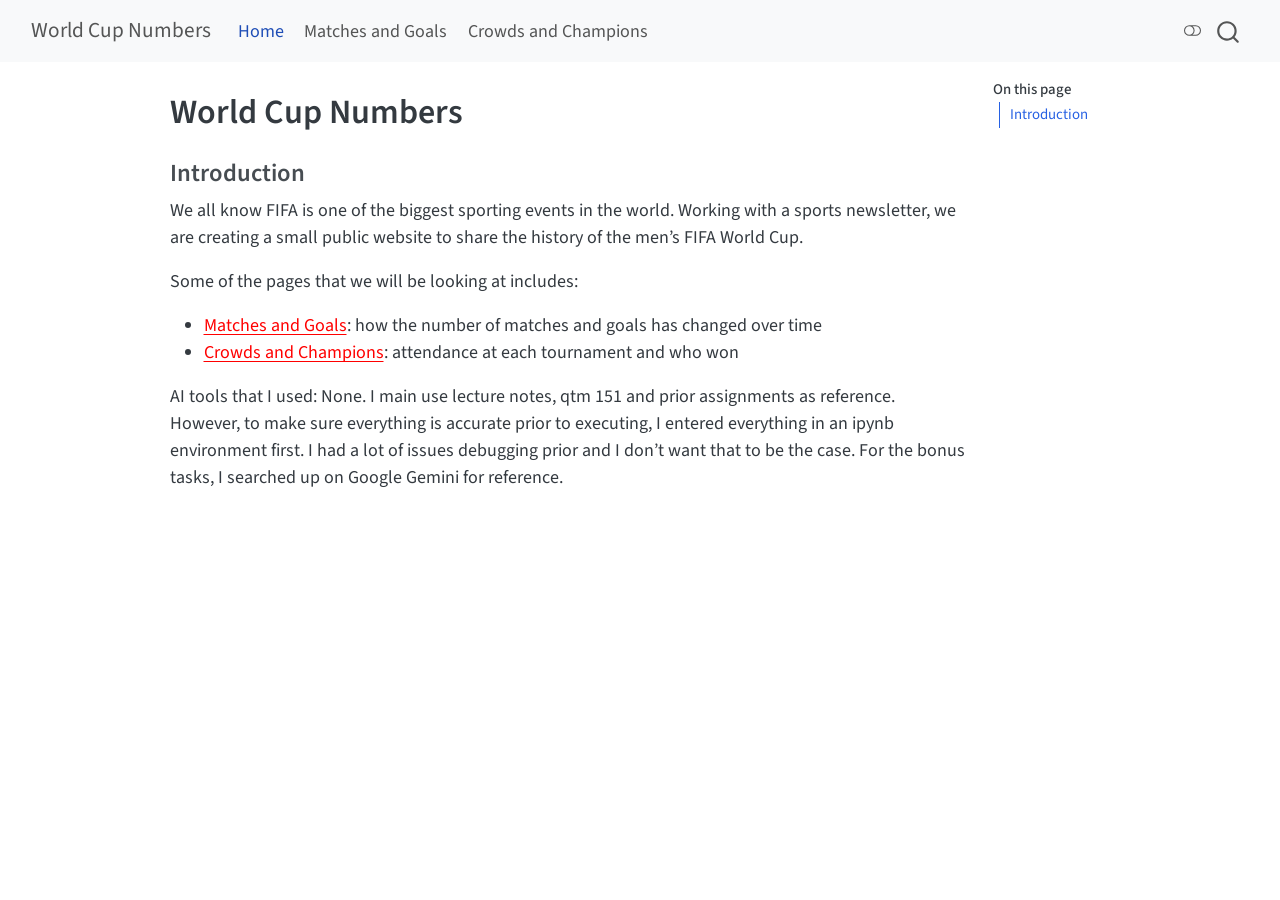
<file: index.html>
<!DOCTYPE html>
<html xmlns="http://www.w3.org/1999/xhtml" lang="en" xml:lang="en"><head>

<meta charset="utf-8">
<meta name="generator" content="quarto-1.10.19">

<meta name="viewport" content="width=device-width, initial-scale=1.0, user-scalable=yes">


<title>World Cup Numbers</title>
<style>
/* Default styles provided by pandoc.
** See https://pandoc.org/MANUAL.html#variables-for-html for config info.
*/
span.smallcaps{font-variant: small-caps;}
div.columns{display: flex; gap: 1.5em;}
div.column{flex: auto;}
@media screen {
div.columns{gap: min(4vw, 1.5em);}
div.column{overflow-x: auto;}
}
div.hanging-indent{margin-left: 1.5em; text-indent: -1.5em;}
ul.task-list{list-style: none;}
ul.task-list li input[type="checkbox"] {
  width: 0.8em;
  margin: 0 0.8em 0.2em -1em; /* quarto-specific, see https://github.com/quarto-dev/quarto-cli/issues/4556 */ 
  vertical-align: middle;
}
</style>


<script src="site_libs/quarto-nav/quarto-nav.js"></script>
<script src="site_libs/quarto-nav/headroom.min.js"></script>
<script src="site_libs/clipboard/clipboard.min.js"></script>
<script src="site_libs/quarto-search/autocomplete.umd.js"></script>
<script src="site_libs/quarto-search/fuse.min.js"></script>
<script src="site_libs/quarto-search/quarto-search.js"></script>
<meta name="quarto:offset" content="./">
<script src="site_libs/quarto-html/quarto.js" type="module"></script>
<script src="site_libs/quarto-html/tabsets/tabsets.js" type="module"></script>
<script src="site_libs/quarto-html/popper.min.js"></script>
<script src="site_libs/quarto-html/tippy.umd.min.js"></script>
<script src="site_libs/quarto-html/anchor.min.js"></script>
<link href="site_libs/quarto-html/tippy.css" rel="stylesheet">
<link href="site_libs/quarto-html/quarto-syntax-highlighting-bf27225e3a48a9273f3daa8f8e829971.css" rel="stylesheet" class="quarto-color-scheme" id="quarto-text-highlighting-styles">
<link href="site_libs/quarto-html/quarto-syntax-highlighting-dark-b626d73c4c936ccc3cb08be7d45d1df6.css" rel="stylesheet" class="quarto-color-scheme quarto-color-alternate" id="quarto-text-highlighting-styles">
<link href="site_libs/quarto-html/quarto-syntax-highlighting-bf27225e3a48a9273f3daa8f8e829971.css" rel="stylesheet" class="quarto-color-scheme-extra" id="quarto-text-highlighting-styles">
<script src="site_libs/bootstrap/bootstrap.min.js"></script>
<link href="site_libs/bootstrap/bootstrap-icons.css" rel="stylesheet">
<link href="site_libs/bootstrap/bootstrap-445b8638c3d06994fee0907d791121c4.min.css" rel="stylesheet" append-hash="true" class="quarto-color-scheme" id="quarto-bootstrap" data-mode="light">
<link href="site_libs/bootstrap/bootstrap-dark-df07115ad9f15e2ef3479c789e6873c8.min.css" rel="stylesheet" append-hash="true" class="quarto-color-scheme quarto-color-alternate" id="quarto-bootstrap" data-mode="dark">
<link href="site_libs/bootstrap/bootstrap-445b8638c3d06994fee0907d791121c4.min.css" rel="stylesheet" append-hash="true" class="quarto-color-scheme-extra" id="quarto-bootstrap" data-mode="light">
<script id="quarto-search-options" type="application/json">{
  "location": "navbar",
  "copy-button": false,
  "collapse-after": 3,
  "panel-placement": "end",
  "type": "overlay",
  "limit": 50,
  "keyboard-shortcut": [
    "f",
    "/",
    "s"
  ],
  "show-item-context": false,
  "language": {
    "search-no-results-text": "No results",
    "search-matching-documents-text": "matching documents",
    "search-copy-link-title": "Copy link to search",
    "search-hide-matches-text": "Hide additional matches",
    "search-more-match-text": "more match in this document",
    "search-more-matches-text": "more matches in this document",
    "search-clear-button-title": "Clear",
    "search-text-placeholder": "",
    "search-detached-cancel-button-title": "Cancel",
    "search-submit-button-title": "Submit",
    "search-label": "Search"
  }
}</script>


<link rel="stylesheet" href="styles.css">
</head>

<body class="nav-fixed quarto-light"><script id="quarto-html-before-body" type="application/javascript">
    const toggleBodyColorMode = (bsSheetEl) => {
      const mode = bsSheetEl.getAttribute("data-mode");
      const bodyEl = window.document.querySelector("body");
      if (mode === "dark") {
        bodyEl.classList.add("quarto-dark");
        bodyEl.classList.remove("quarto-light");
      } else {
        bodyEl.classList.add("quarto-light");
        bodyEl.classList.remove("quarto-dark");
      }
    }
    const toggleBodyColorPrimary = () => {
      const bsSheetEl = window.document.querySelector("link#quarto-bootstrap:not([rel=disabled-stylesheet])");
      if (bsSheetEl) {
        toggleBodyColorMode(bsSheetEl);
      }
    }
    const setColorSchemeToggle = (alternate) => {
      const toggles = window.document.querySelectorAll('.quarto-color-scheme-toggle');
      for (let i=0; i < toggles.length; i++) {
        const toggle = toggles[i];
        if (toggle) {
          if (alternate) {
            toggle.classList.add("alternate");
          } else {
            toggle.classList.remove("alternate");
          }
        }
      }
    };
    const toggleColorMode = (alternate) => {
      // Switch the stylesheets
      const primaryStylesheets = window.document.querySelectorAll('link.quarto-color-scheme:not(.quarto-color-alternate)');
      const alternateStylesheets = window.document.querySelectorAll('link.quarto-color-scheme.quarto-color-alternate');
      manageTransitions('#quarto-margin-sidebar .nav-link', false);
      if (alternate) {
        // note: dark is layered on light, we don't disable primary!
        enableStylesheet(alternateStylesheets);
        for (const sheetNode of alternateStylesheets) {
          if (sheetNode.id === "quarto-bootstrap") {
            toggleBodyColorMode(sheetNode);
          }
        }
      } else {
        disableStylesheet(alternateStylesheets);
        enableStylesheet(primaryStylesheets)
        toggleBodyColorPrimary();
      }
      manageTransitions('#quarto-margin-sidebar .nav-link', true);
      // Switch the toggles
      setColorSchemeToggle(alternate)
      // Hack to workaround the fact that safari doesn't
      // properly recolor the scrollbar when toggling (#1455)
      if (navigator.userAgent.indexOf('Safari') > 0 && navigator.userAgent.indexOf('Chrome') == -1) {
        manageTransitions("body", false);
        window.scrollTo(0, 1);
        setTimeout(() => {
          window.scrollTo(0, 0);
          manageTransitions("body", true);
        }, 40);
      }
    }
    const disableStylesheet = (stylesheets) => {
      for (let i=0; i < stylesheets.length; i++) {
        const stylesheet = stylesheets[i];
        stylesheet.rel = 'disabled-stylesheet';
      }
    }
    const enableStylesheet = (stylesheets) => {
      for (let i=0; i < stylesheets.length; i++) {
        const stylesheet = stylesheets[i];
        if(stylesheet.rel !== 'stylesheet') { // for Chrome, which will still FOUC without this check
          stylesheet.rel = 'stylesheet';
        }
      }
    }
    const manageTransitions = (selector, allowTransitions) => {
      const els = window.document.querySelectorAll(selector);
      for (let i=0; i < els.length; i++) {
        const el = els[i];
        if (allowTransitions) {
          el.classList.remove('notransition');
        } else {
          el.classList.add('notransition');
        }
      }
    }
    const isFileUrl = () => {
      return window.location.protocol === 'file:';
    }
    const hasAlternateSentinel = () => {
      let styleSentinel = getColorSchemeSentinel();
      if (styleSentinel !== null) {
        return styleSentinel === "alternate";
      } else {
        return false;
      }
    }
    const setStyleSentinel = (alternate) => {
      const value = alternate ? "alternate" : "default";
      if (!isFileUrl()) {
        window.localStorage.setItem("quarto-color-scheme", value);
      } else {
        localAlternateSentinel = value;
      }
    }
    const getColorSchemeSentinel = () => {
      if (!isFileUrl()) {
        const storageValue = window.localStorage.getItem("quarto-color-scheme");
        return storageValue != null ? storageValue : localAlternateSentinel;
      } else {
        return localAlternateSentinel;
      }
    }
    const toggleGiscusIfUsed = (isAlternate, darkModeDefault) => {
      const baseTheme = document.querySelector('#giscus-base-theme')?.value ?? 'light';
      const alternateTheme = document.querySelector('#giscus-alt-theme')?.value ?? 'dark';
      let newTheme = '';
      if(authorPrefersDark) {
        newTheme = isAlternate ? baseTheme : alternateTheme;
      } else {
        newTheme = isAlternate ? alternateTheme : baseTheme;
      }
      const changeGiscusTheme = () => {
        // From: https://github.com/giscus/giscus/issues/336
        const sendMessage = (message) => {
          const iframe = document.querySelector('iframe.giscus-frame');
          if (!iframe) return;
          iframe.contentWindow.postMessage({ giscus: message }, 'https://giscus.app');
        }
        sendMessage({
          setConfig: {
            theme: newTheme
          }
        });
      }
      const isGiscussLoaded = window.document.querySelector('iframe.giscus-frame') !== null;
      if (isGiscussLoaded) {
        changeGiscusTheme();
      }
    };
    const authorPrefersDark = false;
    const darkModeDefault = authorPrefersDark;
      document.querySelector('link#quarto-text-highlighting-styles.quarto-color-scheme-extra').rel = 'disabled-stylesheet';
      document.querySelector('link#quarto-bootstrap.quarto-color-scheme-extra').rel = 'disabled-stylesheet';
    let localAlternateSentinel = darkModeDefault ? 'alternate' : 'default';
    // Dark / light mode switch
    window.quartoToggleColorScheme = () => {
      // Read the current dark / light value
      let toAlternate = !hasAlternateSentinel();
      toggleColorMode(toAlternate);
      setStyleSentinel(toAlternate);
      toggleGiscusIfUsed(toAlternate, darkModeDefault);
      window.dispatchEvent(new Event('resize'));
    };
    // Switch to dark mode if need be
    if (hasAlternateSentinel()) {
      toggleColorMode(true);
    } else {
      toggleColorMode(false);
    }
  </script>

<div id="quarto-search-results"></div>
  <header id="quarto-header" class="headroom fixed-top">
    <nav class="navbar navbar-expand-lg " data-bs-theme="dark">
      <div class="navbar-container container-fluid">
      <div class="navbar-brand-container mx-auto">
    <a class="navbar-brand" href="./index.html">
    <span class="navbar-title">World Cup Numbers</span>
    </a>
  </div>
            <div id="quarto-search" class="" title="Search"></div>
          <button class="navbar-toggler" type="button" data-bs-toggle="collapse" data-bs-target="#navbarCollapse" aria-controls="navbarCollapse" role="menu" aria-expanded="false" aria-label="Toggle navigation" onclick="if (window.quartoToggleHeadroom) { window.quartoToggleHeadroom(); }">
  <span class="navbar-toggler-icon"></span>
</button>
          <div class="collapse navbar-collapse" id="navbarCollapse">
            <ul class="navbar-nav navbar-nav-scroll me-auto">
  <li class="nav-item">
    <a class="nav-link active" href="./index.html" aria-current="page"> 
<span class="menu-text">Home</span></a>
  </li>  
  <li class="nav-item">
    <a class="nav-link" href="./goals.html"> 
<span class="menu-text">Matches and Goals</span></a>
  </li>  
  <li class="nav-item">
    <a class="nav-link" href="./crowds.html"> 
<span class="menu-text">Crowds and Champions</span></a>
  </li>  
</ul>
          </div> <!-- /navcollapse -->
            <div class="quarto-navbar-tools">
  <a href="" class="quarto-color-scheme-toggle quarto-navigation-tool  px-1" onclick="window.quartoToggleColorScheme(); return false;" title="Toggle dark mode"><i class="bi"></i></a>
</div>
      </div> <!-- /container-fluid -->
    </nav>
</header>
<!-- content -->
<div id="quarto-content" class="quarto-container page-columns page-rows-contents page-layout-article page-navbar">
<!-- sidebar -->
<!-- margin-sidebar -->
    <div id="quarto-margin-sidebar" class="sidebar margin-sidebar">
        <nav id="TOC" role="doc-toc" class="toc-active">
    <h2 id="toc-title">On this page</h2>
   
  <ul>
  <li><a href="#introduction" id="toc-introduction" class="nav-link active" data-scroll-target="#introduction">Introduction</a></li>
  </ul>
</nav>
    </div>
<!-- main -->
<main class="content" id="quarto-document-content">


<header id="title-block-header" class="quarto-title-block default">
<div class="quarto-title">
<h1 class="title">World Cup Numbers</h1>
</div>



<div class="quarto-title-meta">

    
  
    
  </div>
  


</header>


<section id="introduction" class="level3">
<h3 class="anchored" data-anchor-id="introduction">Introduction</h3>
<p>We all know FIFA is one of the biggest sporting events in the world. Working with a sports newsletter, we are creating a small public website to share the history of the men’s FIFA World Cup.</p>
<p>Some of the pages that we will be looking at includes:</p>
<ul>
<li><a href="./goals.html">Matches and Goals</a>: how the number of matches and goals has changed over time</li>
<li><a href="./crowds.html">Crowds and Champions</a>: attendance at each tournament and who won</li>
</ul>
<p>AI tools that I used: None. I main use lecture notes, qtm 151 and prior assignments as reference. However, to make sure everything is accurate prior to executing, I entered everything in an ipynb environment first. I had a lot of issues debugging prior and I don’t want that to be the case. For the bonus tasks, I searched up on Google Gemini for reference.</p>


</section>

</main> <!-- /main -->
<script id="quarto-html-after-body" type="application/javascript">
  window.document.addEventListener("DOMContentLoaded", function (event) {
    // Ensure there is a toggle, if there isn't float one in the top right
    if (window.document.querySelector('.quarto-color-scheme-toggle') === null) {
      const a = window.document.createElement('a');
      a.classList.add('top-right');
      a.classList.add('quarto-color-scheme-toggle');
      a.href = "";
      a.onclick = function() { try { window.quartoToggleColorScheme(); } catch {} return false; };
      const i = window.document.createElement("i");
      i.classList.add('bi');
      a.appendChild(i);
      window.document.body.appendChild(a);
    }
    setColorSchemeToggle(hasAlternateSentinel())
    const icon = "";
    const anchorJS = new window.AnchorJS();
    anchorJS.options = {
      placement: 'right',
      icon: icon
    };
    anchorJS.add('.anchored');
    const isCodeAnnotation = (el) => {
      for (const clz of el.classList) {
        if (clz.startsWith('code-annotation-')) {                     
          return true;
        }
      }
      return false;
    }
    const onCopySuccess = function(e) {
      // button target
      const button = e.trigger;
      // don't keep focus
      button.blur();
      // flash "checked"
      button.classList.add('code-copy-button-checked');
      var currentTitle = button.getAttribute("title");
      button.setAttribute("title", "Copied!");
      let tooltip;
      if (window.bootstrap) {
        button.setAttribute("data-bs-toggle", "tooltip");
        button.setAttribute("data-bs-placement", "left");
        button.setAttribute("data-bs-title", "Copied!");
        tooltip = new bootstrap.Tooltip(button, 
          { trigger: "manual", 
            customClass: "code-copy-button-tooltip",
            offset: [0, -8]});
        tooltip.show();    
      }
      setTimeout(function() {
        if (tooltip) {
          tooltip.hide();
          button.removeAttribute("data-bs-title");
          button.removeAttribute("data-bs-toggle");
          button.removeAttribute("data-bs-placement");
        }
        button.setAttribute("title", currentTitle);
        button.classList.remove('code-copy-button-checked');
      }, 1000);
      // clear code selection
      e.clearSelection();
    }
    const getTextToCopy = function(trigger) {
      const outerScaffold = trigger.parentElement.cloneNode(true);
      const codeEl = outerScaffold.querySelector('code');
      for (const childEl of codeEl.children) {
        if (isCodeAnnotation(childEl)) {
          childEl.remove();
        }
      }
      return codeEl.innerText;
    }
    const clipboard = new window.ClipboardJS('.code-copy-button:not([data-in-quarto-modal])', {
      text: getTextToCopy
    });
    clipboard.on('success', onCopySuccess);
    if (window.document.getElementById('quarto-embedded-source-code-modal')) {
      const clipboardModal = new window.ClipboardJS('.code-copy-button[data-in-quarto-modal]', {
        text: getTextToCopy,
        container: window.document.getElementById('quarto-embedded-source-code-modal')
      });
      clipboardModal.on('success', onCopySuccess);
    }
      var localhostRegex = new RegExp(/^(?:http|https):\/\/localhost\:?[0-9]*\//);
      var mailtoRegex = new RegExp(/^mailto:/);
        var filterRegex = new RegExp("https:\/\/James-04-12\.github\.io\/datasci350-quiz02-james\/");
      var isInternal = (href) => {
          return filterRegex.test(href) || localhostRegex.test(href) || mailtoRegex.test(href);
      }
      // Inspect non-navigation links and adorn them if external
     var links = window.document.querySelectorAll('a[href]:not(.nav-link):not(.navbar-brand):not(.toc-action):not(.sidebar-link):not(.sidebar-item-toggle):not(.pagination-link):not(.no-external):not([aria-hidden]):not(.dropdown-item):not(.quarto-navigation-tool):not(.about-link)');
      for (var i=0; i<links.length; i++) {
        const link = links[i];
        if (!isInternal(link.href)) {
          // undo the damage that might have been done by quarto-nav.js in the case of
          // links that we want to consider external
          if (link.dataset.originalHref !== undefined) {
            link.href = link.dataset.originalHref;
          }
        }
      }
    function tippyHover(el, contentFn, onTriggerFn, onUntriggerFn) {
      const config = {
        allowHTML: true,
        maxWidth: 500,
        delay: 100,
        arrow: false,
        appendTo: function(el) {
            return el.parentElement;
        },
        interactive: true,
        interactiveBorder: 10,
        theme: 'quarto',
        placement: 'bottom-start',
      };
      if (contentFn) {
        config.content = contentFn;
      }
      if (onTriggerFn) {
        config.onTrigger = onTriggerFn;
      }
      if (onUntriggerFn) {
        config.onUntrigger = onUntriggerFn;
      }
      window.tippy(el, config); 
    }
    const noterefs = window.document.querySelectorAll('a[role="doc-noteref"]');
    for (var i=0; i<noterefs.length; i++) {
      const ref = noterefs[i];
      tippyHover(ref, function() {
        // use id or data attribute instead here
        let href = ref.getAttribute('data-footnote-href') || ref.getAttribute('href');
        try { href = new URL(href).hash; } catch {}
        const id = href.replace(/^#\/?/, "");
        const note = window.document.getElementById(id);
        if (note) {
          return note.innerHTML;
        } else {
          return "";
        }
      });
    }
    const xrefs = window.document.querySelectorAll('a.quarto-xref');
    const processXRef = (id, note) => {
      // Strip column container classes
      const stripColumnClz = (el) => {
        el.classList.remove("page-full", "page-columns");
        if (el.children) {
          for (const child of el.children) {
            stripColumnClz(child);
          }
        }
      }
      stripColumnClz(note)
      if (id === null || id.startsWith('sec-')) {
        // Special case sections, only their first couple elements
        const container = document.createElement("div");
        if (note.children && note.children.length > 2) {
          container.appendChild(note.children[0].cloneNode(true));
          for (let i = 1; i < note.children.length; i++) {
            const child = note.children[i];
            if (child.tagName === "P" && child.innerText === "") {
              continue;
            } else {
              container.appendChild(child.cloneNode(true));
              break;
            }
          }
          if (window.Quarto?.typesetMath) {
            window.Quarto.typesetMath(container);
          }
          return container.innerHTML
        } else {
          if (window.Quarto?.typesetMath) {
            window.Quarto.typesetMath(note);
          }
          return note.innerHTML;
        }
      } else {
        // Remove any anchor links if they are present
        const anchorLink = note.querySelector('a.anchorjs-link');
        if (anchorLink) {
          anchorLink.remove();
        }
        if (window.Quarto?.typesetMath) {
          window.Quarto.typesetMath(note);
        }
        if (note.classList.contains("callout")) {
          return note.outerHTML;
        } else {
          return note.innerHTML;
        }
      }
    }
    for (var i=0; i<xrefs.length; i++) {
      const xref = xrefs[i];
      tippyHover(xref, undefined, function(instance) {
        instance.disable();
        let url = xref.getAttribute('href');
        let hash = undefined; 
        if (url.startsWith('#')) {
          hash = url;
        } else {
          try { hash = new URL(url).hash; } catch {}
        }
        if (hash) {
          const id = hash.replace(/^#\/?/, "");
          const note = window.document.getElementById(id);
          if (note !== null) {
            try {
              const html = processXRef(id, note.cloneNode(true));
              instance.setContent(html);
            } finally {
              instance.enable();
              instance.show();
            }
          } else {
            // See if we can fetch this
            fetch(url.split('#')[0])
            .then(res => res.text())
            .then(html => {
              const parser = new DOMParser();
              const htmlDoc = parser.parseFromString(html, "text/html");
              const note = htmlDoc.getElementById(id);
              if (note !== null) {
                const html = processXRef(id, note);
                instance.setContent(html);
              } 
            }).finally(() => {
              instance.enable();
              instance.show();
            });
          }
        } else {
          // See if we can fetch a full url (with no hash to target)
          // This is a special case and we should probably do some content thinning / targeting
          fetch(url)
          .then(res => res.text())
          .then(html => {
            const parser = new DOMParser();
            const htmlDoc = parser.parseFromString(html, "text/html");
            const note = htmlDoc.querySelector('main.content');
            if (note !== null) {
              // This should only happen for chapter cross references
              // (since there is no id in the URL)
              // remove the first header
              if (note.children.length > 0 && note.children[0].tagName === "HEADER") {
                note.children[0].remove();
              }
              const html = processXRef(null, note);
              instance.setContent(html);
            } 
          }).finally(() => {
            instance.enable();
            instance.show();
          });
        }
      }, function(instance) {
      });
    }
        let selectedAnnoteEl;
        const selectorForAnnotation = ( cell, annotation) => {
          let cellAttr = 'data-code-cell="' + cell + '"';
          let lineAttr = 'data-code-annotation="' +  annotation + '"';
          const selector = 'span[' + cellAttr + '][' + lineAttr + ']';
          return selector;
        }
        const selectCodeLines = (annoteEl) => {
          const doc = window.document;
          const targetCell = annoteEl.getAttribute("data-target-cell");
          const targetAnnotation = annoteEl.getAttribute("data-target-annotation");
          const annoteSpan = window.document.querySelector(selectorForAnnotation(targetCell, targetAnnotation));
          const lines = annoteSpan.getAttribute("data-code-lines").split(",");
          const lineIds = lines.map((line) => {
            return targetCell + "-" + line;
          })
          let top = null;
          let height = null;
          let parent = null;
          if (lineIds.length > 0) {
              //compute the position of the single el (top and bottom and make a div)
              const el = window.document.getElementById(lineIds[0]);
              top = el.offsetTop;
              height = el.offsetHeight;
              parent = el.parentElement.parentElement;
            if (lineIds.length > 1) {
              const lastEl = window.document.getElementById(lineIds[lineIds.length - 1]);
              const bottom = lastEl.offsetTop + lastEl.offsetHeight;
              height = bottom - top;
            }
            if (top !== null && height !== null && parent !== null) {
              // cook up a div (if necessary) and position it 
              let div = window.document.getElementById("code-annotation-line-highlight");
              if (div === null) {
                div = window.document.createElement("div");
                div.setAttribute("id", "code-annotation-line-highlight");
                div.style.position = 'absolute';
                parent.appendChild(div);
              }
              div.style.top = top - 2 + "px";
              div.style.height = height + 4 + "px";
              div.style.left = 0;
              let gutterDiv = window.document.getElementById("code-annotation-line-highlight-gutter");
              if (gutterDiv === null) {
                gutterDiv = window.document.createElement("div");
                gutterDiv.setAttribute("id", "code-annotation-line-highlight-gutter");
                gutterDiv.style.position = 'absolute';
                const codeCell = window.document.getElementById(targetCell);
                const gutter = codeCell.querySelector('.code-annotation-gutter');
                gutter.appendChild(gutterDiv);
              }
              gutterDiv.style.top = top - 2 + "px";
              gutterDiv.style.height = height + 4 + "px";
            }
            selectedAnnoteEl = annoteEl;
          }
        };
        const unselectCodeLines = () => {
          const elementsIds = ["code-annotation-line-highlight", "code-annotation-line-highlight-gutter"];
          elementsIds.forEach((elId) => {
            const div = window.document.getElementById(elId);
            if (div) {
              div.remove();
            }
          });
          selectedAnnoteEl = undefined;
        };
          // Handle positioning of the toggle
      window.addEventListener(
        "resize",
        throttle(() => {
          elRect = undefined;
          if (selectedAnnoteEl) {
            selectCodeLines(selectedAnnoteEl);
          }
        }, 10)
      );
      function throttle(fn, ms) {
      let throttle = false;
      let timer;
        return (...args) => {
          if(!throttle) { // first call gets through
              fn.apply(this, args);
              throttle = true;
          } else { // all the others get throttled
              if(timer) clearTimeout(timer); // cancel #2
              timer = setTimeout(() => {
                fn.apply(this, args);
                timer = throttle = false;
              }, ms);
          }
        };
      }
        // Attach click handler to the DT
        const annoteDls = window.document.querySelectorAll('dt[data-target-cell]');
        for (const annoteDlNode of annoteDls) {
          annoteDlNode.addEventListener('click', (event) => {
            const clickedEl = event.target;
            if (clickedEl !== selectedAnnoteEl) {
              unselectCodeLines();
              const activeEl = window.document.querySelector('dt[data-target-cell].code-annotation-active');
              if (activeEl) {
                activeEl.classList.remove('code-annotation-active');
              }
              selectCodeLines(clickedEl);
              clickedEl.classList.add('code-annotation-active');
            } else {
              // Unselect the line
              unselectCodeLines();
              clickedEl.classList.remove('code-annotation-active');
            }
          });
        }
    const findCites = (el) => {
      const parentEl = el.parentElement;
      if (parentEl) {
        const cites = parentEl.dataset.cites;
        if (cites) {
          return {
            el,
            cites: cites.split(' ')
          };
        } else {
          return findCites(el.parentElement)
        }
      } else {
        return undefined;
      }
    };
    var bibliorefs = window.document.querySelectorAll('a[role="doc-biblioref"]');
    for (var i=0; i<bibliorefs.length; i++) {
      const ref = bibliorefs[i];
      const citeInfo = findCites(ref);
      if (citeInfo) {
        tippyHover(citeInfo.el, function() {
          var popup = window.document.createElement('div');
          citeInfo.cites.forEach(function(cite) {
            var citeDiv = window.document.createElement('div');
            citeDiv.classList.add('hanging-indent');
            citeDiv.classList.add('csl-entry');
            var biblioDiv = window.document.getElementById('ref-' + cite);
            if (biblioDiv) {
              citeDiv.innerHTML = biblioDiv.innerHTML;
            }
            popup.appendChild(citeDiv);
          });
          return popup.innerHTML;
        });
      }
    }
  });
  </script>
</div> <!-- /content -->




</body></html>
</file>
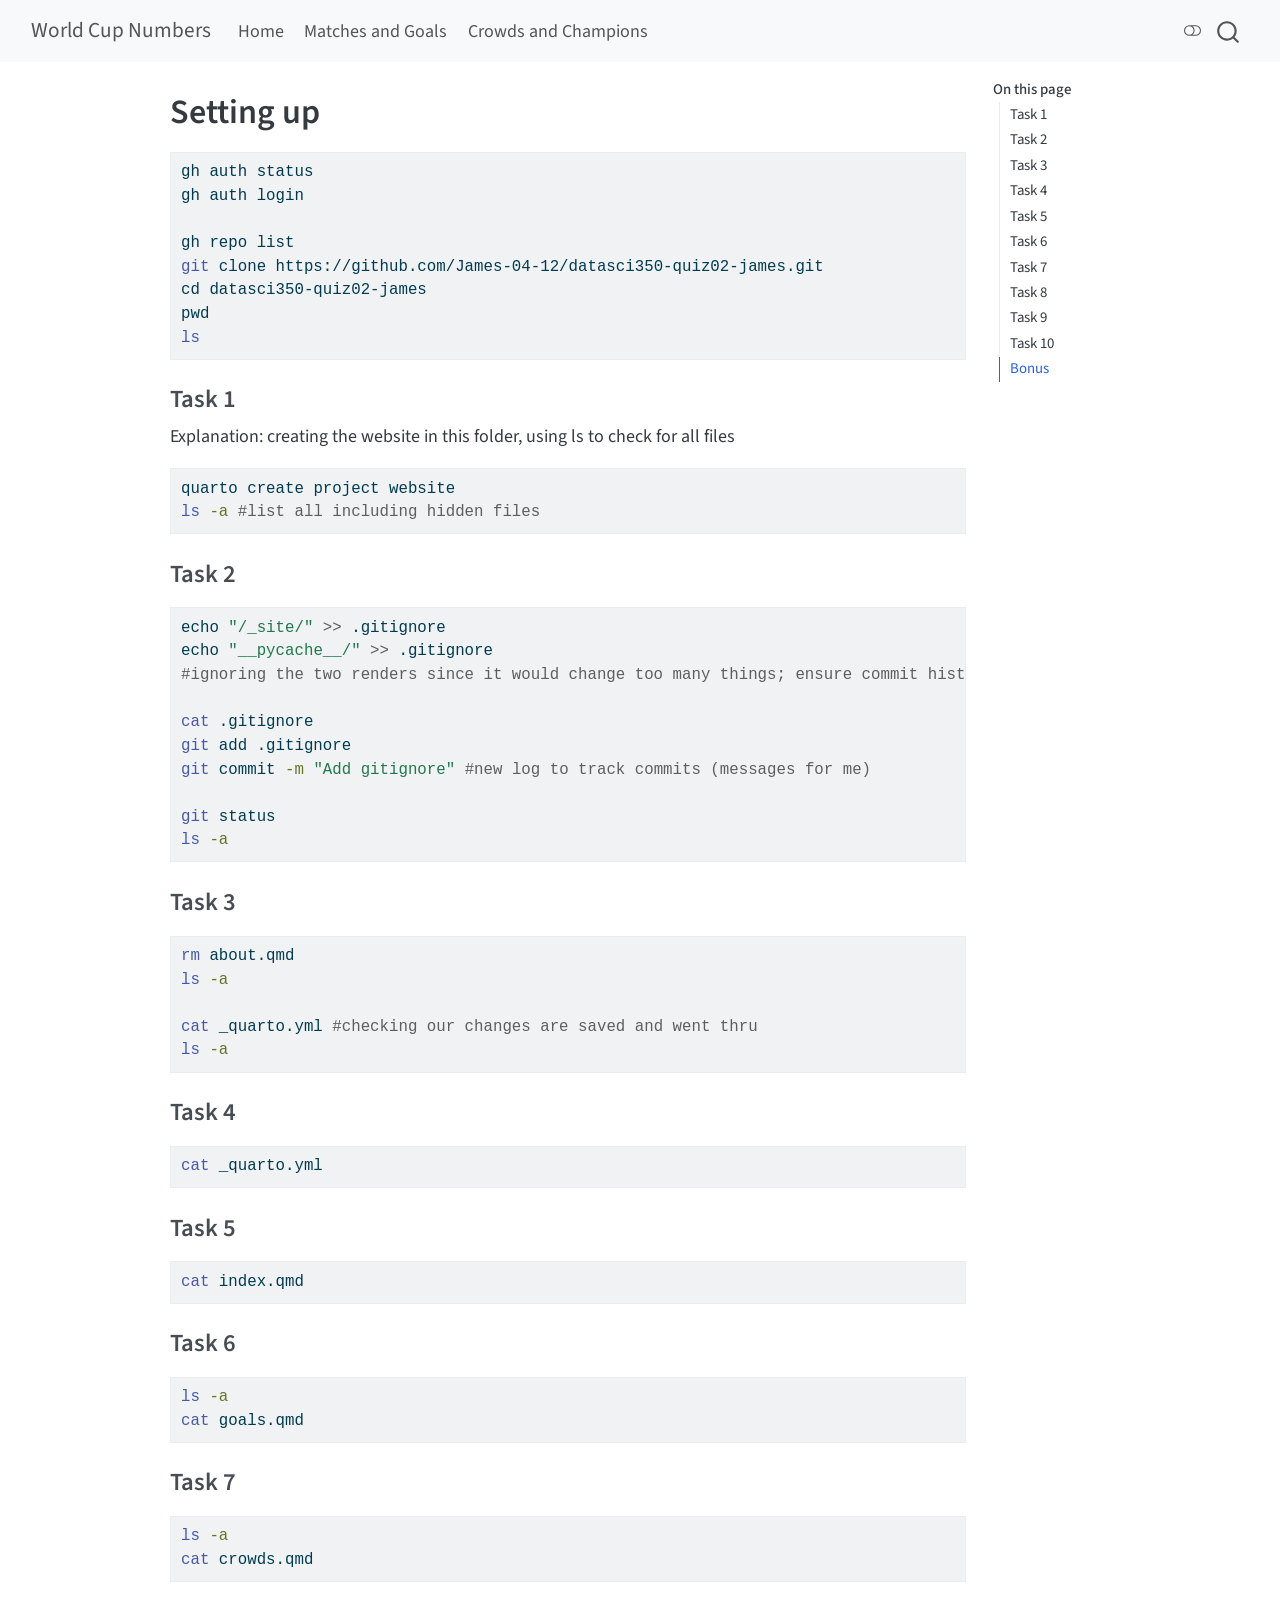
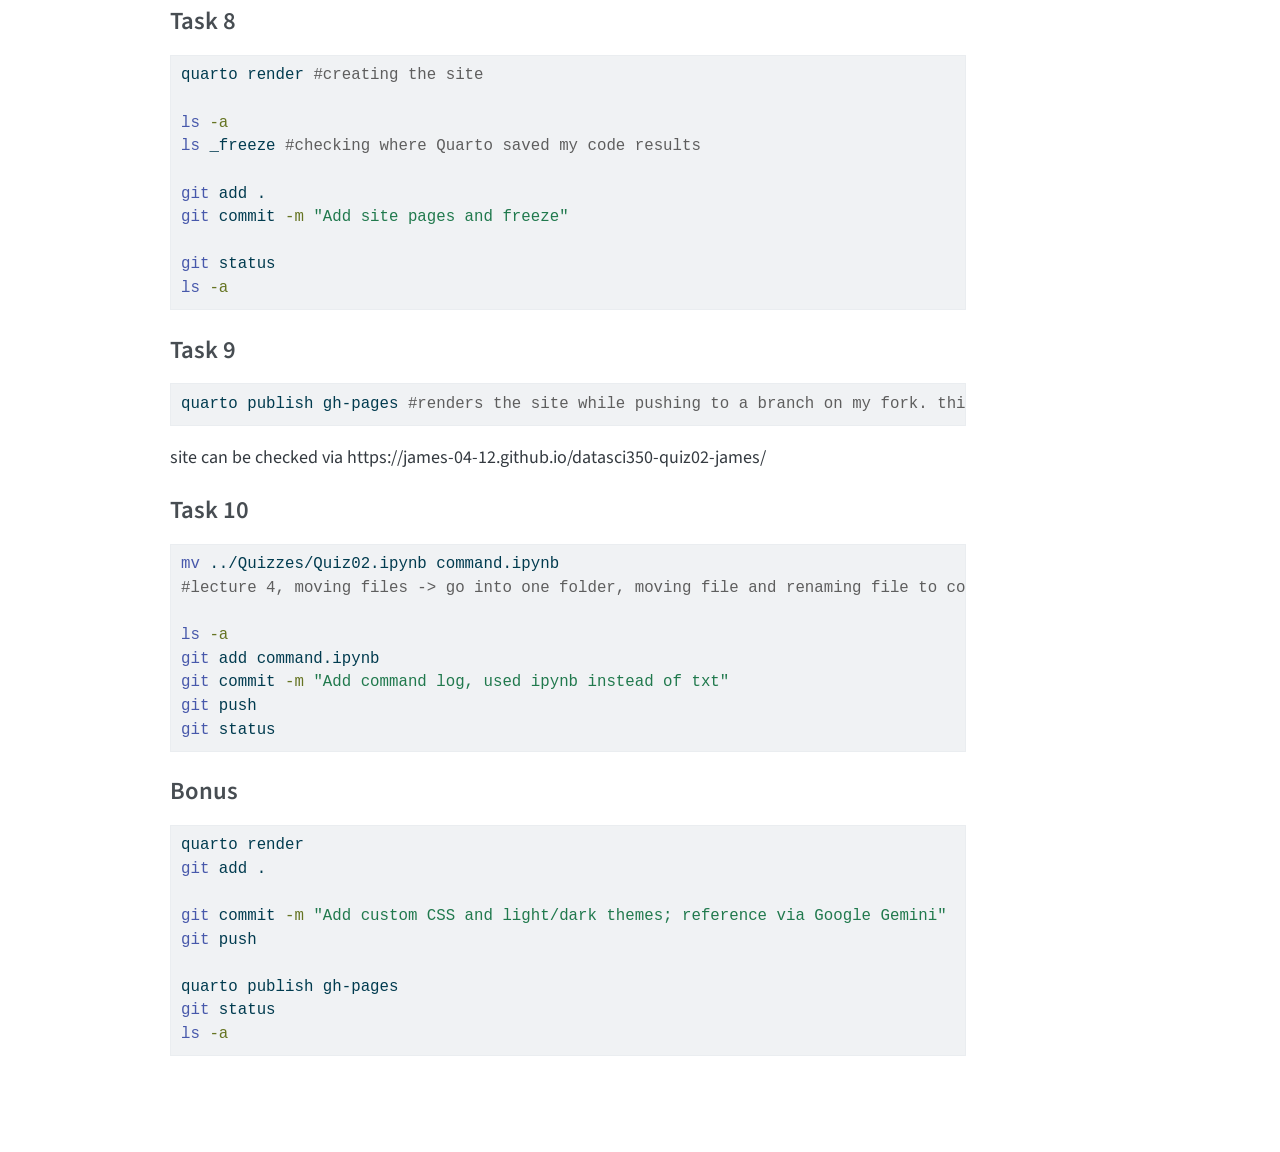
<file: command.html>
<!DOCTYPE html>
<html xmlns="http://www.w3.org/1999/xhtml" lang="en" xml:lang="en"><head>

<meta charset="utf-8">
<meta name="generator" content="quarto-1.10.19">

<meta name="viewport" content="width=device-width, initial-scale=1.0, user-scalable=yes">


<title>Setting up – World Cup Numbers</title>
<style>
/* Default styles provided by pandoc.
** See https://pandoc.org/MANUAL.html#variables-for-html for config info.
*/
span.smallcaps{font-variant: small-caps;}
div.columns{display: flex; gap: 1.5em;}
div.column{flex: auto;}
@media screen {
div.columns{gap: min(4vw, 1.5em);}
div.column{overflow-x: auto;}
}
div.hanging-indent{margin-left: 1.5em; text-indent: -1.5em;}
ul.task-list{list-style: none;}
ul.task-list li input[type="checkbox"] {
  width: 0.8em;
  margin: 0 0.8em 0.2em -1em; /* quarto-specific, see https://github.com/quarto-dev/quarto-cli/issues/4556 */ 
  vertical-align: middle;
}
/* CSS for syntax highlighting */
html { -webkit-text-size-adjust: 100%; }
pre > code.sourceCode { white-space: pre; position: relative; }
pre > code.sourceCode > span { display: inline-block; line-height: 1.25; }
pre > code.sourceCode > span:empty { height: 1.2em; }
.sourceCode { overflow: visible; }
code.sourceCode > span { color: inherit; text-decoration: inherit; }
div.sourceCode { margin: 1em 0; }
pre.sourceCode { margin: 0; }
@media screen {
div.sourceCode { overflow: auto; }
}
@media print {
pre > code.sourceCode { white-space: pre-wrap; }
pre > code.sourceCode > span { text-indent: -5em; padding-left: 5em; }
}
pre.numberSource code
  { counter-reset: source-line 0; }
pre.numberSource code > span
  { position: relative; left: -4em; counter-increment: source-line; }
pre.numberSource code > span > a:first-child::before
  { content: counter(source-line);
    position: relative; left: -1em; text-align: right; vertical-align: baseline;
    border: none; display: inline-block;
    -webkit-touch-callout: none; -webkit-user-select: none;
    -khtml-user-select: none; -moz-user-select: none;
    -ms-user-select: none; user-select: none;
    padding: 0 4px; width: 4em;
  }
pre.numberSource { margin-left: 3em;  padding-left: 4px; }
div.sourceCode
  {   }
@media screen {
pre > code.sourceCode > span > a:first-child::before { text-decoration: underline; }
}
</style>


<script src="site_libs/quarto-nav/quarto-nav.js"></script>
<script src="site_libs/quarto-nav/headroom.min.js"></script>
<script src="site_libs/clipboard/clipboard.min.js"></script>
<script src="site_libs/quarto-search/autocomplete.umd.js"></script>
<script src="site_libs/quarto-search/fuse.min.js"></script>
<script src="site_libs/quarto-search/quarto-search.js"></script>
<meta name="quarto:offset" content="./">
<script src="site_libs/quarto-html/quarto.js" type="module"></script>
<script src="site_libs/quarto-html/tabsets/tabsets.js" type="module"></script>
<script src="site_libs/quarto-html/popper.min.js"></script>
<script src="site_libs/quarto-html/tippy.umd.min.js"></script>
<script src="site_libs/quarto-html/anchor.min.js"></script>
<link href="site_libs/quarto-html/tippy.css" rel="stylesheet">
<link href="site_libs/quarto-html/quarto-syntax-highlighting-bf27225e3a48a9273f3daa8f8e829971.css" rel="stylesheet" class="quarto-color-scheme" id="quarto-text-highlighting-styles">
<link href="site_libs/quarto-html/quarto-syntax-highlighting-dark-b626d73c4c936ccc3cb08be7d45d1df6.css" rel="stylesheet" class="quarto-color-scheme quarto-color-alternate" id="quarto-text-highlighting-styles">
<link href="site_libs/quarto-html/quarto-syntax-highlighting-bf27225e3a48a9273f3daa8f8e829971.css" rel="stylesheet" class="quarto-color-scheme-extra" id="quarto-text-highlighting-styles">
<script src="site_libs/bootstrap/bootstrap.min.js"></script>
<link href="site_libs/bootstrap/bootstrap-icons.css" rel="stylesheet">
<link href="site_libs/bootstrap/bootstrap-445b8638c3d06994fee0907d791121c4.min.css" rel="stylesheet" append-hash="true" class="quarto-color-scheme" id="quarto-bootstrap" data-mode="light">
<link href="site_libs/bootstrap/bootstrap-dark-df07115ad9f15e2ef3479c789e6873c8.min.css" rel="stylesheet" append-hash="true" class="quarto-color-scheme quarto-color-alternate" id="quarto-bootstrap" data-mode="dark">
<link href="site_libs/bootstrap/bootstrap-445b8638c3d06994fee0907d791121c4.min.css" rel="stylesheet" append-hash="true" class="quarto-color-scheme-extra" id="quarto-bootstrap" data-mode="light">
<script id="quarto-search-options" type="application/json">{
  "location": "navbar",
  "copy-button": false,
  "collapse-after": 3,
  "panel-placement": "end",
  "type": "overlay",
  "limit": 50,
  "keyboard-shortcut": [
    "f",
    "/",
    "s"
  ],
  "show-item-context": false,
  "language": {
    "search-no-results-text": "No results",
    "search-matching-documents-text": "matching documents",
    "search-copy-link-title": "Copy link to search",
    "search-hide-matches-text": "Hide additional matches",
    "search-more-match-text": "more match in this document",
    "search-more-matches-text": "more matches in this document",
    "search-clear-button-title": "Clear",
    "search-text-placeholder": "",
    "search-detached-cancel-button-title": "Cancel",
    "search-submit-button-title": "Submit",
    "search-label": "Search"
  }
}</script>


<link rel="stylesheet" href="styles.css">
</head>

<body class="nav-fixed quarto-light"><script id="quarto-html-before-body" type="application/javascript">
    const toggleBodyColorMode = (bsSheetEl) => {
      const mode = bsSheetEl.getAttribute("data-mode");
      const bodyEl = window.document.querySelector("body");
      if (mode === "dark") {
        bodyEl.classList.add("quarto-dark");
        bodyEl.classList.remove("quarto-light");
      } else {
        bodyEl.classList.add("quarto-light");
        bodyEl.classList.remove("quarto-dark");
      }
    }
    const toggleBodyColorPrimary = () => {
      const bsSheetEl = window.document.querySelector("link#quarto-bootstrap:not([rel=disabled-stylesheet])");
      if (bsSheetEl) {
        toggleBodyColorMode(bsSheetEl);
      }
    }
    const setColorSchemeToggle = (alternate) => {
      const toggles = window.document.querySelectorAll('.quarto-color-scheme-toggle');
      for (let i=0; i < toggles.length; i++) {
        const toggle = toggles[i];
        if (toggle) {
          if (alternate) {
            toggle.classList.add("alternate");
          } else {
            toggle.classList.remove("alternate");
          }
        }
      }
    };
    const toggleColorMode = (alternate) => {
      // Switch the stylesheets
      const primaryStylesheets = window.document.querySelectorAll('link.quarto-color-scheme:not(.quarto-color-alternate)');
      const alternateStylesheets = window.document.querySelectorAll('link.quarto-color-scheme.quarto-color-alternate');
      manageTransitions('#quarto-margin-sidebar .nav-link', false);
      if (alternate) {
        // note: dark is layered on light, we don't disable primary!
        enableStylesheet(alternateStylesheets);
        for (const sheetNode of alternateStylesheets) {
          if (sheetNode.id === "quarto-bootstrap") {
            toggleBodyColorMode(sheetNode);
          }
        }
      } else {
        disableStylesheet(alternateStylesheets);
        enableStylesheet(primaryStylesheets)
        toggleBodyColorPrimary();
      }
      manageTransitions('#quarto-margin-sidebar .nav-link', true);
      // Switch the toggles
      setColorSchemeToggle(alternate)
      // Hack to workaround the fact that safari doesn't
      // properly recolor the scrollbar when toggling (#1455)
      if (navigator.userAgent.indexOf('Safari') > 0 && navigator.userAgent.indexOf('Chrome') == -1) {
        manageTransitions("body", false);
        window.scrollTo(0, 1);
        setTimeout(() => {
          window.scrollTo(0, 0);
          manageTransitions("body", true);
        }, 40);
      }
    }
    const disableStylesheet = (stylesheets) => {
      for (let i=0; i < stylesheets.length; i++) {
        const stylesheet = stylesheets[i];
        stylesheet.rel = 'disabled-stylesheet';
      }
    }
    const enableStylesheet = (stylesheets) => {
      for (let i=0; i < stylesheets.length; i++) {
        const stylesheet = stylesheets[i];
        if(stylesheet.rel !== 'stylesheet') { // for Chrome, which will still FOUC without this check
          stylesheet.rel = 'stylesheet';
        }
      }
    }
    const manageTransitions = (selector, allowTransitions) => {
      const els = window.document.querySelectorAll(selector);
      for (let i=0; i < els.length; i++) {
        const el = els[i];
        if (allowTransitions) {
          el.classList.remove('notransition');
        } else {
          el.classList.add('notransition');
        }
      }
    }
    const isFileUrl = () => {
      return window.location.protocol === 'file:';
    }
    const hasAlternateSentinel = () => {
      let styleSentinel = getColorSchemeSentinel();
      if (styleSentinel !== null) {
        return styleSentinel === "alternate";
      } else {
        return false;
      }
    }
    const setStyleSentinel = (alternate) => {
      const value = alternate ? "alternate" : "default";
      if (!isFileUrl()) {
        window.localStorage.setItem("quarto-color-scheme", value);
      } else {
        localAlternateSentinel = value;
      }
    }
    const getColorSchemeSentinel = () => {
      if (!isFileUrl()) {
        const storageValue = window.localStorage.getItem("quarto-color-scheme");
        return storageValue != null ? storageValue : localAlternateSentinel;
      } else {
        return localAlternateSentinel;
      }
    }
    const toggleGiscusIfUsed = (isAlternate, darkModeDefault) => {
      const baseTheme = document.querySelector('#giscus-base-theme')?.value ?? 'light';
      const alternateTheme = document.querySelector('#giscus-alt-theme')?.value ?? 'dark';
      let newTheme = '';
      if(authorPrefersDark) {
        newTheme = isAlternate ? baseTheme : alternateTheme;
      } else {
        newTheme = isAlternate ? alternateTheme : baseTheme;
      }
      const changeGiscusTheme = () => {
        // From: https://github.com/giscus/giscus/issues/336
        const sendMessage = (message) => {
          const iframe = document.querySelector('iframe.giscus-frame');
          if (!iframe) return;
          iframe.contentWindow.postMessage({ giscus: message }, 'https://giscus.app');
        }
        sendMessage({
          setConfig: {
            theme: newTheme
          }
        });
      }
      const isGiscussLoaded = window.document.querySelector('iframe.giscus-frame') !== null;
      if (isGiscussLoaded) {
        changeGiscusTheme();
      }
    };
    const authorPrefersDark = false;
    const darkModeDefault = authorPrefersDark;
      document.querySelector('link#quarto-text-highlighting-styles.quarto-color-scheme-extra').rel = 'disabled-stylesheet';
      document.querySelector('link#quarto-bootstrap.quarto-color-scheme-extra').rel = 'disabled-stylesheet';
    let localAlternateSentinel = darkModeDefault ? 'alternate' : 'default';
    // Dark / light mode switch
    window.quartoToggleColorScheme = () => {
      // Read the current dark / light value
      let toAlternate = !hasAlternateSentinel();
      toggleColorMode(toAlternate);
      setStyleSentinel(toAlternate);
      toggleGiscusIfUsed(toAlternate, darkModeDefault);
      window.dispatchEvent(new Event('resize'));
    };
    // Switch to dark mode if need be
    if (hasAlternateSentinel()) {
      toggleColorMode(true);
    } else {
      toggleColorMode(false);
    }
  </script>

<div id="quarto-search-results"></div>
  <header id="quarto-header" class="headroom fixed-top">
    <nav class="navbar navbar-expand-lg " data-bs-theme="dark">
      <div class="navbar-container container-fluid">
      <div class="navbar-brand-container mx-auto">
    <a class="navbar-brand" href="./index.html">
    <span class="navbar-title">World Cup Numbers</span>
    </a>
  </div>
            <div id="quarto-search" class="" title="Search"></div>
          <button class="navbar-toggler" type="button" data-bs-toggle="collapse" data-bs-target="#navbarCollapse" aria-controls="navbarCollapse" role="menu" aria-expanded="false" aria-label="Toggle navigation" onclick="if (window.quartoToggleHeadroom) { window.quartoToggleHeadroom(); }">
  <span class="navbar-toggler-icon"></span>
</button>
          <div class="collapse navbar-collapse" id="navbarCollapse">
            <ul class="navbar-nav navbar-nav-scroll me-auto">
  <li class="nav-item">
    <a class="nav-link" href="./index.html"> 
<span class="menu-text">Home</span></a>
  </li>  
  <li class="nav-item">
    <a class="nav-link" href="./goals.html"> 
<span class="menu-text">Matches and Goals</span></a>
  </li>  
  <li class="nav-item">
    <a class="nav-link" href="./crowds.html"> 
<span class="menu-text">Crowds and Champions</span></a>
  </li>  
</ul>
          </div> <!-- /navcollapse -->
            <div class="quarto-navbar-tools">
  <a href="" class="quarto-color-scheme-toggle quarto-navigation-tool  px-1" onclick="window.quartoToggleColorScheme(); return false;" title="Toggle dark mode"><i class="bi"></i></a>
</div>
      </div> <!-- /container-fluid -->
    </nav>
</header>
<!-- content -->
<div id="quarto-content" class="quarto-container page-columns page-rows-contents page-layout-article page-navbar">
<!-- sidebar -->
<!-- margin-sidebar -->
    <div id="quarto-margin-sidebar" class="sidebar margin-sidebar">
        <nav id="TOC" role="doc-toc" class="toc-active">
    <h2 id="toc-title">On this page</h2>
   
  <ul>
  <li><a href="#task-1" id="toc-task-1" class="nav-link active" data-scroll-target="#task-1">Task 1</a></li>
  <li><a href="#task-2" id="toc-task-2" class="nav-link" data-scroll-target="#task-2">Task 2</a></li>
  <li><a href="#task-3" id="toc-task-3" class="nav-link" data-scroll-target="#task-3">Task 3</a></li>
  <li><a href="#task-4" id="toc-task-4" class="nav-link" data-scroll-target="#task-4">Task 4</a></li>
  <li><a href="#task-5" id="toc-task-5" class="nav-link" data-scroll-target="#task-5">Task 5</a></li>
  <li><a href="#task-6" id="toc-task-6" class="nav-link" data-scroll-target="#task-6">Task 6</a></li>
  <li><a href="#task-7" id="toc-task-7" class="nav-link" data-scroll-target="#task-7">Task 7</a></li>
  <li><a href="#task-8" id="toc-task-8" class="nav-link" data-scroll-target="#task-8">Task 8</a></li>
  <li><a href="#task-9" id="toc-task-9" class="nav-link" data-scroll-target="#task-9">Task 9</a></li>
  <li><a href="#task-10" id="toc-task-10" class="nav-link" data-scroll-target="#task-10">Task 10</a></li>
  <li><a href="#bonus" id="toc-bonus" class="nav-link" data-scroll-target="#bonus">Bonus</a></li>
  </ul>
</nav>
    </div>
<!-- main -->
<main class="content" id="quarto-document-content">


<header id="title-block-header" class="quarto-title-block default">
<div class="quarto-title">
<h1 class="title">Setting up</h1>
</div>



<div class="quarto-title-meta">

    
  
    
  </div>
  


</header>


<div class="code-copy-outer-scaffold"><div class="sourceCode" id="cb1"><pre class="sourceCode bash code-with-copy"><code class="sourceCode bash"><span id="cb1-1"><a href="#cb1-1" aria-hidden="true" tabindex="-1"></a><span class="ex">gh</span> auth status</span>
<span id="cb1-2"><a href="#cb1-2" aria-hidden="true" tabindex="-1"></a><span class="ex">gh</span> auth login</span>
<span id="cb1-3"><a href="#cb1-3" aria-hidden="true" tabindex="-1"></a></span>
<span id="cb1-4"><a href="#cb1-4" aria-hidden="true" tabindex="-1"></a><span class="ex">gh</span> repo list</span>
<span id="cb1-5"><a href="#cb1-5" aria-hidden="true" tabindex="-1"></a><span class="fu">git</span> clone https://github.com/James-04-12/datasci350-quiz02-james.git</span>
<span id="cb1-6"><a href="#cb1-6" aria-hidden="true" tabindex="-1"></a><span class="bu">cd</span> datasci350-quiz02-james</span>
<span id="cb1-7"><a href="#cb1-7" aria-hidden="true" tabindex="-1"></a><span class="bu">pwd</span></span>
<span id="cb1-8"><a href="#cb1-8" aria-hidden="true" tabindex="-1"></a><span class="fu">ls</span></span></code></pre></div><button title="Copy to Clipboard" class="code-copy-button"><i class="bi"></i></button></div>
<section id="task-1" class="level3">
<h3 class="anchored" data-anchor-id="task-1">Task 1</h3>
<p>Explanation: creating the website in this folder, using ls to check for all files</p>
<div class="code-copy-outer-scaffold"><div class="sourceCode" id="cb2"><pre class="sourceCode bash code-with-copy"><code class="sourceCode bash"><span id="cb2-1"><a href="#cb2-1" aria-hidden="true" tabindex="-1"></a><span class="ex">quarto</span> create project website</span>
<span id="cb2-2"><a href="#cb2-2" aria-hidden="true" tabindex="-1"></a><span class="fu">ls</span> <span class="at">-a</span> <span class="co">#list all including hidden files</span></span></code></pre></div><button title="Copy to Clipboard" class="code-copy-button"><i class="bi"></i></button></div>
</section>
<section id="task-2" class="level3">
<h3 class="anchored" data-anchor-id="task-2">Task 2</h3>
<div class="code-copy-outer-scaffold"><div class="sourceCode" id="cb3"><pre class="sourceCode bash code-with-copy"><code class="sourceCode bash"><span id="cb3-1"><a href="#cb3-1" aria-hidden="true" tabindex="-1"></a><span class="bu">echo</span> <span class="st">"/_site/"</span> <span class="op">&gt;&gt;</span> .gitignore</span>
<span id="cb3-2"><a href="#cb3-2" aria-hidden="true" tabindex="-1"></a><span class="bu">echo</span> <span class="st">"__pycache__/"</span> <span class="op">&gt;&gt;</span> .gitignore</span>
<span id="cb3-3"><a href="#cb3-3" aria-hidden="true" tabindex="-1"></a><span class="co">#ignoring the two renders since it would change too many things; ensure commit history is clean</span></span>
<span id="cb3-4"><a href="#cb3-4" aria-hidden="true" tabindex="-1"></a></span>
<span id="cb3-5"><a href="#cb3-5" aria-hidden="true" tabindex="-1"></a><span class="fu">cat</span> .gitignore</span>
<span id="cb3-6"><a href="#cb3-6" aria-hidden="true" tabindex="-1"></a><span class="fu">git</span> add .gitignore</span>
<span id="cb3-7"><a href="#cb3-7" aria-hidden="true" tabindex="-1"></a><span class="fu">git</span> commit <span class="at">-m</span> <span class="st">"Add gitignore"</span> <span class="co">#new log to track commits (messages for me)</span></span>
<span id="cb3-8"><a href="#cb3-8" aria-hidden="true" tabindex="-1"></a></span>
<span id="cb3-9"><a href="#cb3-9" aria-hidden="true" tabindex="-1"></a><span class="fu">git</span> status</span>
<span id="cb3-10"><a href="#cb3-10" aria-hidden="true" tabindex="-1"></a><span class="fu">ls</span> <span class="at">-a</span></span></code></pre></div><button title="Copy to Clipboard" class="code-copy-button"><i class="bi"></i></button></div>
</section>
<section id="task-3" class="level3">
<h3 class="anchored" data-anchor-id="task-3">Task 3</h3>
<div class="code-copy-outer-scaffold"><div class="sourceCode" id="cb4"><pre class="sourceCode bash code-with-copy"><code class="sourceCode bash"><span id="cb4-1"><a href="#cb4-1" aria-hidden="true" tabindex="-1"></a><span class="fu">rm</span> about.qmd</span>
<span id="cb4-2"><a href="#cb4-2" aria-hidden="true" tabindex="-1"></a><span class="fu">ls</span> <span class="at">-a</span></span>
<span id="cb4-3"><a href="#cb4-3" aria-hidden="true" tabindex="-1"></a></span>
<span id="cb4-4"><a href="#cb4-4" aria-hidden="true" tabindex="-1"></a><span class="fu">cat</span> _quarto.yml <span class="co">#checking our changes are saved and went thru</span></span>
<span id="cb4-5"><a href="#cb4-5" aria-hidden="true" tabindex="-1"></a><span class="fu">ls</span> <span class="at">-a</span></span></code></pre></div><button title="Copy to Clipboard" class="code-copy-button"><i class="bi"></i></button></div>
</section>
<section id="task-4" class="level3">
<h3 class="anchored" data-anchor-id="task-4">Task 4</h3>
<div class="code-copy-outer-scaffold"><div class="sourceCode" id="cb5"><pre class="sourceCode bash code-with-copy"><code class="sourceCode bash"><span id="cb5-1"><a href="#cb5-1" aria-hidden="true" tabindex="-1"></a><span class="fu">cat</span> _quarto.yml</span></code></pre></div><button title="Copy to Clipboard" class="code-copy-button"><i class="bi"></i></button></div>
</section>
<section id="task-5" class="level3">
<h3 class="anchored" data-anchor-id="task-5">Task 5</h3>
<div class="code-copy-outer-scaffold"><div class="sourceCode" id="cb6"><pre class="sourceCode bash code-with-copy"><code class="sourceCode bash"><span id="cb6-1"><a href="#cb6-1" aria-hidden="true" tabindex="-1"></a><span class="fu">cat</span> index.qmd</span></code></pre></div><button title="Copy to Clipboard" class="code-copy-button"><i class="bi"></i></button></div>
</section>
<section id="task-6" class="level3">
<h3 class="anchored" data-anchor-id="task-6">Task 6</h3>
<div class="code-copy-outer-scaffold"><div class="sourceCode" id="cb7"><pre class="sourceCode bash code-with-copy"><code class="sourceCode bash"><span id="cb7-1"><a href="#cb7-1" aria-hidden="true" tabindex="-1"></a><span class="fu">ls</span> <span class="at">-a</span></span>
<span id="cb7-2"><a href="#cb7-2" aria-hidden="true" tabindex="-1"></a><span class="fu">cat</span> goals.qmd</span></code></pre></div><button title="Copy to Clipboard" class="code-copy-button"><i class="bi"></i></button></div>
</section>
<section id="task-7" class="level3">
<h3 class="anchored" data-anchor-id="task-7">Task 7</h3>
<div class="code-copy-outer-scaffold"><div class="sourceCode" id="cb8"><pre class="sourceCode bash code-with-copy"><code class="sourceCode bash"><span id="cb8-1"><a href="#cb8-1" aria-hidden="true" tabindex="-1"></a><span class="fu">ls</span> <span class="at">-a</span></span>
<span id="cb8-2"><a href="#cb8-2" aria-hidden="true" tabindex="-1"></a><span class="fu">cat</span> crowds.qmd</span></code></pre></div><button title="Copy to Clipboard" class="code-copy-button"><i class="bi"></i></button></div>
</section>
<section id="task-8" class="level3">
<h3 class="anchored" data-anchor-id="task-8">Task 8</h3>
<div class="code-copy-outer-scaffold"><div class="sourceCode" id="cb9"><pre class="sourceCode bash code-with-copy"><code class="sourceCode bash"><span id="cb9-1"><a href="#cb9-1" aria-hidden="true" tabindex="-1"></a><span class="ex">quarto</span> render <span class="co">#creating the site</span></span>
<span id="cb9-2"><a href="#cb9-2" aria-hidden="true" tabindex="-1"></a></span>
<span id="cb9-3"><a href="#cb9-3" aria-hidden="true" tabindex="-1"></a><span class="fu">ls</span> <span class="at">-a</span></span>
<span id="cb9-4"><a href="#cb9-4" aria-hidden="true" tabindex="-1"></a><span class="fu">ls</span> _freeze <span class="co">#checking where Quarto saved my code results</span></span>
<span id="cb9-5"><a href="#cb9-5" aria-hidden="true" tabindex="-1"></a></span>
<span id="cb9-6"><a href="#cb9-6" aria-hidden="true" tabindex="-1"></a><span class="fu">git</span> add .</span>
<span id="cb9-7"><a href="#cb9-7" aria-hidden="true" tabindex="-1"></a><span class="fu">git</span> commit <span class="at">-m</span> <span class="st">"Add site pages and freeze"</span></span>
<span id="cb9-8"><a href="#cb9-8" aria-hidden="true" tabindex="-1"></a></span>
<span id="cb9-9"><a href="#cb9-9" aria-hidden="true" tabindex="-1"></a><span class="fu">git</span> status</span>
<span id="cb9-10"><a href="#cb9-10" aria-hidden="true" tabindex="-1"></a><span class="fu">ls</span> <span class="at">-a</span></span></code></pre></div><button title="Copy to Clipboard" class="code-copy-button"><i class="bi"></i></button></div>
</section>
<section id="task-9" class="level3">
<h3 class="anchored" data-anchor-id="task-9">Task 9</h3>
<div class="code-copy-outer-scaffold"><div class="sourceCode" id="cb10"><pre class="sourceCode bash code-with-copy"><code class="sourceCode bash"><span id="cb10-1"><a href="#cb10-1" aria-hidden="true" tabindex="-1"></a><span class="ex">quarto</span> publish gh-pages <span class="co">#renders the site while pushing to a branch on my fork. this keeps my main branch render free (lecture 11)</span></span></code></pre></div><button title="Copy to Clipboard" class="code-copy-button"><i class="bi"></i></button></div>
<p>site can be checked via https://james-04-12.github.io/datasci350-quiz02-james/</p>
</section>
<section id="task-10" class="level3">
<h3 class="anchored" data-anchor-id="task-10">Task 10</h3>
<div class="code-copy-outer-scaffold"><div class="sourceCode" id="cb11"><pre class="sourceCode bash code-with-copy"><code class="sourceCode bash"><span id="cb11-1"><a href="#cb11-1" aria-hidden="true" tabindex="-1"></a><span class="fu">mv</span> ../Quizzes/Quiz02.ipynb command.ipynb</span>
<span id="cb11-2"><a href="#cb11-2" aria-hidden="true" tabindex="-1"></a><span class="co">#lecture 4, moving files -&gt; go into one folder, moving file and renaming file to command.ipynb</span></span>
<span id="cb11-3"><a href="#cb11-3" aria-hidden="true" tabindex="-1"></a></span>
<span id="cb11-4"><a href="#cb11-4" aria-hidden="true" tabindex="-1"></a><span class="fu">ls</span> <span class="at">-a</span></span>
<span id="cb11-5"><a href="#cb11-5" aria-hidden="true" tabindex="-1"></a><span class="fu">git</span> add command.ipynb</span>
<span id="cb11-6"><a href="#cb11-6" aria-hidden="true" tabindex="-1"></a><span class="fu">git</span> commit <span class="at">-m</span> <span class="st">"Add command log, used ipynb instead of txt"</span></span>
<span id="cb11-7"><a href="#cb11-7" aria-hidden="true" tabindex="-1"></a><span class="fu">git</span> push</span>
<span id="cb11-8"><a href="#cb11-8" aria-hidden="true" tabindex="-1"></a><span class="fu">git</span> status</span></code></pre></div><button title="Copy to Clipboard" class="code-copy-button"><i class="bi"></i></button></div>
</section>
<section id="bonus" class="level3">
<h3 class="anchored" data-anchor-id="bonus">Bonus</h3>
<div class="code-copy-outer-scaffold"><div class="sourceCode" id="cb12"><pre class="sourceCode bash code-with-copy"><code class="sourceCode bash"><span id="cb12-1"><a href="#cb12-1" aria-hidden="true" tabindex="-1"></a><span class="ex">quarto</span> render</span>
<span id="cb12-2"><a href="#cb12-2" aria-hidden="true" tabindex="-1"></a><span class="fu">git</span> add .</span>
<span id="cb12-3"><a href="#cb12-3" aria-hidden="true" tabindex="-1"></a></span>
<span id="cb12-4"><a href="#cb12-4" aria-hidden="true" tabindex="-1"></a><span class="fu">git</span> commit <span class="at">-m</span> <span class="st">"Add custom CSS and light/dark themes; reference via Google Gemini"</span></span>
<span id="cb12-5"><a href="#cb12-5" aria-hidden="true" tabindex="-1"></a><span class="fu">git</span> push</span>
<span id="cb12-6"><a href="#cb12-6" aria-hidden="true" tabindex="-1"></a></span>
<span id="cb12-7"><a href="#cb12-7" aria-hidden="true" tabindex="-1"></a><span class="ex">quarto</span> publish gh-pages</span>
<span id="cb12-8"><a href="#cb12-8" aria-hidden="true" tabindex="-1"></a><span class="fu">git</span> status</span>
<span id="cb12-9"><a href="#cb12-9" aria-hidden="true" tabindex="-1"></a><span class="fu">ls</span> <span class="at">-a</span></span></code></pre></div><button title="Copy to Clipboard" class="code-copy-button"><i class="bi"></i></button></div>


</section>

</main> <!-- /main -->
<script id="quarto-html-after-body" type="application/javascript">
  window.document.addEventListener("DOMContentLoaded", function (event) {
    // Ensure there is a toggle, if there isn't float one in the top right
    if (window.document.querySelector('.quarto-color-scheme-toggle') === null) {
      const a = window.document.createElement('a');
      a.classList.add('top-right');
      a.classList.add('quarto-color-scheme-toggle');
      a.href = "";
      a.onclick = function() { try { window.quartoToggleColorScheme(); } catch {} return false; };
      const i = window.document.createElement("i");
      i.classList.add('bi');
      a.appendChild(i);
      window.document.body.appendChild(a);
    }
    setColorSchemeToggle(hasAlternateSentinel())
    const icon = "";
    const anchorJS = new window.AnchorJS();
    anchorJS.options = {
      placement: 'right',
      icon: icon
    };
    anchorJS.add('.anchored');
    const isCodeAnnotation = (el) => {
      for (const clz of el.classList) {
        if (clz.startsWith('code-annotation-')) {                     
          return true;
        }
      }
      return false;
    }
    const onCopySuccess = function(e) {
      // button target
      const button = e.trigger;
      // don't keep focus
      button.blur();
      // flash "checked"
      button.classList.add('code-copy-button-checked');
      var currentTitle = button.getAttribute("title");
      button.setAttribute("title", "Copied!");
      let tooltip;
      if (window.bootstrap) {
        button.setAttribute("data-bs-toggle", "tooltip");
        button.setAttribute("data-bs-placement", "left");
        button.setAttribute("data-bs-title", "Copied!");
        tooltip = new bootstrap.Tooltip(button, 
          { trigger: "manual", 
            customClass: "code-copy-button-tooltip",
            offset: [0, -8]});
        tooltip.show();    
      }
      setTimeout(function() {
        if (tooltip) {
          tooltip.hide();
          button.removeAttribute("data-bs-title");
          button.removeAttribute("data-bs-toggle");
          button.removeAttribute("data-bs-placement");
        }
        button.setAttribute("title", currentTitle);
        button.classList.remove('code-copy-button-checked');
      }, 1000);
      // clear code selection
      e.clearSelection();
    }
    const getTextToCopy = function(trigger) {
      const outerScaffold = trigger.parentElement.cloneNode(true);
      const codeEl = outerScaffold.querySelector('code');
      for (const childEl of codeEl.children) {
        if (isCodeAnnotation(childEl)) {
          childEl.remove();
        }
      }
      return codeEl.innerText;
    }
    const clipboard = new window.ClipboardJS('.code-copy-button:not([data-in-quarto-modal])', {
      text: getTextToCopy
    });
    clipboard.on('success', onCopySuccess);
    if (window.document.getElementById('quarto-embedded-source-code-modal')) {
      const clipboardModal = new window.ClipboardJS('.code-copy-button[data-in-quarto-modal]', {
        text: getTextToCopy,
        container: window.document.getElementById('quarto-embedded-source-code-modal')
      });
      clipboardModal.on('success', onCopySuccess);
    }
      var localhostRegex = new RegExp(/^(?:http|https):\/\/localhost\:?[0-9]*\//);
      var mailtoRegex = new RegExp(/^mailto:/);
        var filterRegex = new RegExp("https:\/\/James-04-12\.github\.io\/datasci350-quiz02-james\/");
      var isInternal = (href) => {
          return filterRegex.test(href) || localhostRegex.test(href) || mailtoRegex.test(href);
      }
      // Inspect non-navigation links and adorn them if external
     var links = window.document.querySelectorAll('a[href]:not(.nav-link):not(.navbar-brand):not(.toc-action):not(.sidebar-link):not(.sidebar-item-toggle):not(.pagination-link):not(.no-external):not([aria-hidden]):not(.dropdown-item):not(.quarto-navigation-tool):not(.about-link)');
      for (var i=0; i<links.length; i++) {
        const link = links[i];
        if (!isInternal(link.href)) {
          // undo the damage that might have been done by quarto-nav.js in the case of
          // links that we want to consider external
          if (link.dataset.originalHref !== undefined) {
            link.href = link.dataset.originalHref;
          }
        }
      }
    function tippyHover(el, contentFn, onTriggerFn, onUntriggerFn) {
      const config = {
        allowHTML: true,
        maxWidth: 500,
        delay: 100,
        arrow: false,
        appendTo: function(el) {
            return el.parentElement;
        },
        interactive: true,
        interactiveBorder: 10,
        theme: 'quarto',
        placement: 'bottom-start',
      };
      if (contentFn) {
        config.content = contentFn;
      }
      if (onTriggerFn) {
        config.onTrigger = onTriggerFn;
      }
      if (onUntriggerFn) {
        config.onUntrigger = onUntriggerFn;
      }
      window.tippy(el, config); 
    }
    const noterefs = window.document.querySelectorAll('a[role="doc-noteref"]');
    for (var i=0; i<noterefs.length; i++) {
      const ref = noterefs[i];
      tippyHover(ref, function() {
        // use id or data attribute instead here
        let href = ref.getAttribute('data-footnote-href') || ref.getAttribute('href');
        try { href = new URL(href).hash; } catch {}
        const id = href.replace(/^#\/?/, "");
        const note = window.document.getElementById(id);
        if (note) {
          return note.innerHTML;
        } else {
          return "";
        }
      });
    }
    const xrefs = window.document.querySelectorAll('a.quarto-xref');
    const processXRef = (id, note) => {
      // Strip column container classes
      const stripColumnClz = (el) => {
        el.classList.remove("page-full", "page-columns");
        if (el.children) {
          for (const child of el.children) {
            stripColumnClz(child);
          }
        }
      }
      stripColumnClz(note)
      if (id === null || id.startsWith('sec-')) {
        // Special case sections, only their first couple elements
        const container = document.createElement("div");
        if (note.children && note.children.length > 2) {
          container.appendChild(note.children[0].cloneNode(true));
          for (let i = 1; i < note.children.length; i++) {
            const child = note.children[i];
            if (child.tagName === "P" && child.innerText === "") {
              continue;
            } else {
              container.appendChild(child.cloneNode(true));
              break;
            }
          }
          if (window.Quarto?.typesetMath) {
            window.Quarto.typesetMath(container);
          }
          return container.innerHTML
        } else {
          if (window.Quarto?.typesetMath) {
            window.Quarto.typesetMath(note);
          }
          return note.innerHTML;
        }
      } else {
        // Remove any anchor links if they are present
        const anchorLink = note.querySelector('a.anchorjs-link');
        if (anchorLink) {
          anchorLink.remove();
        }
        if (window.Quarto?.typesetMath) {
          window.Quarto.typesetMath(note);
        }
        if (note.classList.contains("callout")) {
          return note.outerHTML;
        } else {
          return note.innerHTML;
        }
      }
    }
    for (var i=0; i<xrefs.length; i++) {
      const xref = xrefs[i];
      tippyHover(xref, undefined, function(instance) {
        instance.disable();
        let url = xref.getAttribute('href');
        let hash = undefined; 
        if (url.startsWith('#')) {
          hash = url;
        } else {
          try { hash = new URL(url).hash; } catch {}
        }
        if (hash) {
          const id = hash.replace(/^#\/?/, "");
          const note = window.document.getElementById(id);
          if (note !== null) {
            try {
              const html = processXRef(id, note.cloneNode(true));
              instance.setContent(html);
            } finally {
              instance.enable();
              instance.show();
            }
          } else {
            // See if we can fetch this
            fetch(url.split('#')[0])
            .then(res => res.text())
            .then(html => {
              const parser = new DOMParser();
              const htmlDoc = parser.parseFromString(html, "text/html");
              const note = htmlDoc.getElementById(id);
              if (note !== null) {
                const html = processXRef(id, note);
                instance.setContent(html);
              } 
            }).finally(() => {
              instance.enable();
              instance.show();
            });
          }
        } else {
          // See if we can fetch a full url (with no hash to target)
          // This is a special case and we should probably do some content thinning / targeting
          fetch(url)
          .then(res => res.text())
          .then(html => {
            const parser = new DOMParser();
            const htmlDoc = parser.parseFromString(html, "text/html");
            const note = htmlDoc.querySelector('main.content');
            if (note !== null) {
              // This should only happen for chapter cross references
              // (since there is no id in the URL)
              // remove the first header
              if (note.children.length > 0 && note.children[0].tagName === "HEADER") {
                note.children[0].remove();
              }
              const html = processXRef(null, note);
              instance.setContent(html);
            } 
          }).finally(() => {
            instance.enable();
            instance.show();
          });
        }
      }, function(instance) {
      });
    }
        let selectedAnnoteEl;
        const selectorForAnnotation = ( cell, annotation) => {
          let cellAttr = 'data-code-cell="' + cell + '"';
          let lineAttr = 'data-code-annotation="' +  annotation + '"';
          const selector = 'span[' + cellAttr + '][' + lineAttr + ']';
          return selector;
        }
        const selectCodeLines = (annoteEl) => {
          const doc = window.document;
          const targetCell = annoteEl.getAttribute("data-target-cell");
          const targetAnnotation = annoteEl.getAttribute("data-target-annotation");
          const annoteSpan = window.document.querySelector(selectorForAnnotation(targetCell, targetAnnotation));
          const lines = annoteSpan.getAttribute("data-code-lines").split(",");
          const lineIds = lines.map((line) => {
            return targetCell + "-" + line;
          })
          let top = null;
          let height = null;
          let parent = null;
          if (lineIds.length > 0) {
              //compute the position of the single el (top and bottom and make a div)
              const el = window.document.getElementById(lineIds[0]);
              top = el.offsetTop;
              height = el.offsetHeight;
              parent = el.parentElement.parentElement;
            if (lineIds.length > 1) {
              const lastEl = window.document.getElementById(lineIds[lineIds.length - 1]);
              const bottom = lastEl.offsetTop + lastEl.offsetHeight;
              height = bottom - top;
            }
            if (top !== null && height !== null && parent !== null) {
              // cook up a div (if necessary) and position it 
              let div = window.document.getElementById("code-annotation-line-highlight");
              if (div === null) {
                div = window.document.createElement("div");
                div.setAttribute("id", "code-annotation-line-highlight");
                div.style.position = 'absolute';
                parent.appendChild(div);
              }
              div.style.top = top - 2 + "px";
              div.style.height = height + 4 + "px";
              div.style.left = 0;
              let gutterDiv = window.document.getElementById("code-annotation-line-highlight-gutter");
              if (gutterDiv === null) {
                gutterDiv = window.document.createElement("div");
                gutterDiv.setAttribute("id", "code-annotation-line-highlight-gutter");
                gutterDiv.style.position = 'absolute';
                const codeCell = window.document.getElementById(targetCell);
                const gutter = codeCell.querySelector('.code-annotation-gutter');
                gutter.appendChild(gutterDiv);
              }
              gutterDiv.style.top = top - 2 + "px";
              gutterDiv.style.height = height + 4 + "px";
            }
            selectedAnnoteEl = annoteEl;
          }
        };
        const unselectCodeLines = () => {
          const elementsIds = ["code-annotation-line-highlight", "code-annotation-line-highlight-gutter"];
          elementsIds.forEach((elId) => {
            const div = window.document.getElementById(elId);
            if (div) {
              div.remove();
            }
          });
          selectedAnnoteEl = undefined;
        };
          // Handle positioning of the toggle
      window.addEventListener(
        "resize",
        throttle(() => {
          elRect = undefined;
          if (selectedAnnoteEl) {
            selectCodeLines(selectedAnnoteEl);
          }
        }, 10)
      );
      function throttle(fn, ms) {
      let throttle = false;
      let timer;
        return (...args) => {
          if(!throttle) { // first call gets through
              fn.apply(this, args);
              throttle = true;
          } else { // all the others get throttled
              if(timer) clearTimeout(timer); // cancel #2
              timer = setTimeout(() => {
                fn.apply(this, args);
                timer = throttle = false;
              }, ms);
          }
        };
      }
        // Attach click handler to the DT
        const annoteDls = window.document.querySelectorAll('dt[data-target-cell]');
        for (const annoteDlNode of annoteDls) {
          annoteDlNode.addEventListener('click', (event) => {
            const clickedEl = event.target;
            if (clickedEl !== selectedAnnoteEl) {
              unselectCodeLines();
              const activeEl = window.document.querySelector('dt[data-target-cell].code-annotation-active');
              if (activeEl) {
                activeEl.classList.remove('code-annotation-active');
              }
              selectCodeLines(clickedEl);
              clickedEl.classList.add('code-annotation-active');
            } else {
              // Unselect the line
              unselectCodeLines();
              clickedEl.classList.remove('code-annotation-active');
            }
          });
        }
    const findCites = (el) => {
      const parentEl = el.parentElement;
      if (parentEl) {
        const cites = parentEl.dataset.cites;
        if (cites) {
          return {
            el,
            cites: cites.split(' ')
          };
        } else {
          return findCites(el.parentElement)
        }
      } else {
        return undefined;
      }
    };
    var bibliorefs = window.document.querySelectorAll('a[role="doc-biblioref"]');
    for (var i=0; i<bibliorefs.length; i++) {
      const ref = bibliorefs[i];
      const citeInfo = findCites(ref);
      if (citeInfo) {
        tippyHover(citeInfo.el, function() {
          var popup = window.document.createElement('div');
          citeInfo.cites.forEach(function(cite) {
            var citeDiv = window.document.createElement('div');
            citeDiv.classList.add('hanging-indent');
            citeDiv.classList.add('csl-entry');
            var biblioDiv = window.document.getElementById('ref-' + cite);
            if (biblioDiv) {
              citeDiv.innerHTML = biblioDiv.innerHTML;
            }
            popup.appendChild(citeDiv);
          });
          return popup.innerHTML;
        });
      }
    }
  });
  </script>
</div> <!-- /content -->




</body></html>
</file>
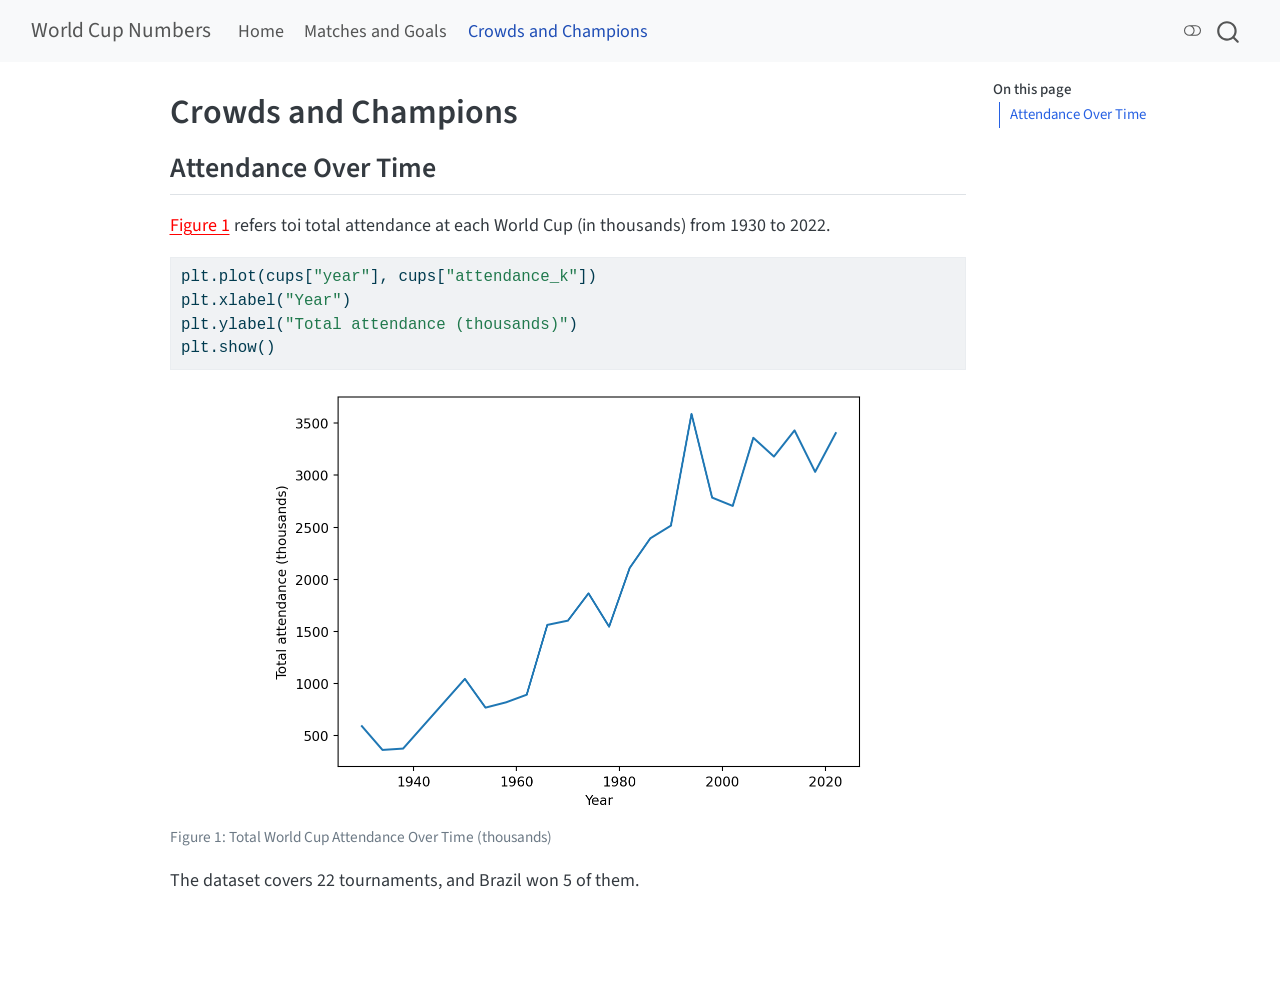
<file: crowds.html>
<!DOCTYPE html>
<html xmlns="http://www.w3.org/1999/xhtml" lang="en" xml:lang="en"><head>

<meta charset="utf-8">
<meta name="generator" content="quarto-1.10.19">

<meta name="viewport" content="width=device-width, initial-scale=1.0, user-scalable=yes">


<title>Crowds and Champions – World Cup Numbers</title>
<style>
/* Default styles provided by pandoc.
** See https://pandoc.org/MANUAL.html#variables-for-html for config info.
*/
span.smallcaps{font-variant: small-caps;}
div.columns{display: flex; gap: 1.5em;}
div.column{flex: auto;}
@media screen {
div.columns{gap: min(4vw, 1.5em);}
div.column{overflow-x: auto;}
}
div.hanging-indent{margin-left: 1.5em; text-indent: -1.5em;}
ul.task-list{list-style: none;}
ul.task-list li input[type="checkbox"] {
  width: 0.8em;
  margin: 0 0.8em 0.2em -1em; /* quarto-specific, see https://github.com/quarto-dev/quarto-cli/issues/4556 */ 
  vertical-align: middle;
}
/* CSS for syntax highlighting */
html { -webkit-text-size-adjust: 100%; }
pre > code.sourceCode { white-space: pre; position: relative; }
pre > code.sourceCode > span { display: inline-block; line-height: 1.25; }
pre > code.sourceCode > span:empty { height: 1.2em; }
.sourceCode { overflow: visible; }
code.sourceCode > span { color: inherit; text-decoration: inherit; }
div.sourceCode { margin: 1em 0; }
pre.sourceCode { margin: 0; }
@media screen {
div.sourceCode { overflow: auto; }
}
@media print {
pre > code.sourceCode { white-space: pre-wrap; }
pre > code.sourceCode > span { text-indent: -5em; padding-left: 5em; }
}
pre.numberSource code
  { counter-reset: source-line 0; }
pre.numberSource code > span
  { position: relative; left: -4em; counter-increment: source-line; }
pre.numberSource code > span > a:first-child::before
  { content: counter(source-line);
    position: relative; left: -1em; text-align: right; vertical-align: baseline;
    border: none; display: inline-block;
    -webkit-touch-callout: none; -webkit-user-select: none;
    -khtml-user-select: none; -moz-user-select: none;
    -ms-user-select: none; user-select: none;
    padding: 0 4px; width: 4em;
  }
pre.numberSource { margin-left: 3em;  padding-left: 4px; }
div.sourceCode
  {   }
@media screen {
pre > code.sourceCode > span > a:first-child::before { text-decoration: underline; }
}
</style>


<script src="site_libs/quarto-nav/quarto-nav.js"></script>
<script src="site_libs/quarto-nav/headroom.min.js"></script>
<script src="site_libs/clipboard/clipboard.min.js"></script>
<script src="site_libs/quarto-search/autocomplete.umd.js"></script>
<script src="site_libs/quarto-search/fuse.min.js"></script>
<script src="site_libs/quarto-search/quarto-search.js"></script>
<meta name="quarto:offset" content="./">
<script src="site_libs/quarto-html/quarto.js" type="module"></script>
<script src="site_libs/quarto-html/tabsets/tabsets.js" type="module"></script>
<script src="site_libs/quarto-html/popper.min.js"></script>
<script src="site_libs/quarto-html/tippy.umd.min.js"></script>
<script src="site_libs/quarto-html/anchor.min.js"></script>
<link href="site_libs/quarto-html/tippy.css" rel="stylesheet">
<link href="site_libs/quarto-html/quarto-syntax-highlighting-bf27225e3a48a9273f3daa8f8e829971.css" rel="stylesheet" class="quarto-color-scheme" id="quarto-text-highlighting-styles">
<link href="site_libs/quarto-html/quarto-syntax-highlighting-dark-b626d73c4c936ccc3cb08be7d45d1df6.css" rel="stylesheet" class="quarto-color-scheme quarto-color-alternate" id="quarto-text-highlighting-styles">
<link href="site_libs/quarto-html/quarto-syntax-highlighting-bf27225e3a48a9273f3daa8f8e829971.css" rel="stylesheet" class="quarto-color-scheme-extra" id="quarto-text-highlighting-styles">
<script src="site_libs/bootstrap/bootstrap.min.js"></script>
<link href="site_libs/bootstrap/bootstrap-icons.css" rel="stylesheet">
<link href="site_libs/bootstrap/bootstrap-445b8638c3d06994fee0907d791121c4.min.css" rel="stylesheet" append-hash="true" class="quarto-color-scheme" id="quarto-bootstrap" data-mode="light">
<link href="site_libs/bootstrap/bootstrap-dark-df07115ad9f15e2ef3479c789e6873c8.min.css" rel="stylesheet" append-hash="true" class="quarto-color-scheme quarto-color-alternate" id="quarto-bootstrap" data-mode="dark">
<link href="site_libs/bootstrap/bootstrap-445b8638c3d06994fee0907d791121c4.min.css" rel="stylesheet" append-hash="true" class="quarto-color-scheme-extra" id="quarto-bootstrap" data-mode="light">
<script id="quarto-search-options" type="application/json">{
  "location": "navbar",
  "copy-button": false,
  "collapse-after": 3,
  "panel-placement": "end",
  "type": "overlay",
  "limit": 50,
  "keyboard-shortcut": [
    "f",
    "/",
    "s"
  ],
  "show-item-context": false,
  "language": {
    "search-no-results-text": "No results",
    "search-matching-documents-text": "matching documents",
    "search-copy-link-title": "Copy link to search",
    "search-hide-matches-text": "Hide additional matches",
    "search-more-match-text": "more match in this document",
    "search-more-matches-text": "more matches in this document",
    "search-clear-button-title": "Clear",
    "search-text-placeholder": "",
    "search-detached-cancel-button-title": "Cancel",
    "search-submit-button-title": "Submit",
    "search-label": "Search"
  }
}</script>


<link rel="stylesheet" href="styles.css">
</head>

<body class="nav-fixed quarto-light"><script id="quarto-html-before-body" type="application/javascript">
    const toggleBodyColorMode = (bsSheetEl) => {
      const mode = bsSheetEl.getAttribute("data-mode");
      const bodyEl = window.document.querySelector("body");
      if (mode === "dark") {
        bodyEl.classList.add("quarto-dark");
        bodyEl.classList.remove("quarto-light");
      } else {
        bodyEl.classList.add("quarto-light");
        bodyEl.classList.remove("quarto-dark");
      }
    }
    const toggleBodyColorPrimary = () => {
      const bsSheetEl = window.document.querySelector("link#quarto-bootstrap:not([rel=disabled-stylesheet])");
      if (bsSheetEl) {
        toggleBodyColorMode(bsSheetEl);
      }
    }
    const setColorSchemeToggle = (alternate) => {
      const toggles = window.document.querySelectorAll('.quarto-color-scheme-toggle');
      for (let i=0; i < toggles.length; i++) {
        const toggle = toggles[i];
        if (toggle) {
          if (alternate) {
            toggle.classList.add("alternate");
          } else {
            toggle.classList.remove("alternate");
          }
        }
      }
    };
    const toggleColorMode = (alternate) => {
      // Switch the stylesheets
      const primaryStylesheets = window.document.querySelectorAll('link.quarto-color-scheme:not(.quarto-color-alternate)');
      const alternateStylesheets = window.document.querySelectorAll('link.quarto-color-scheme.quarto-color-alternate');
      manageTransitions('#quarto-margin-sidebar .nav-link', false);
      if (alternate) {
        // note: dark is layered on light, we don't disable primary!
        enableStylesheet(alternateStylesheets);
        for (const sheetNode of alternateStylesheets) {
          if (sheetNode.id === "quarto-bootstrap") {
            toggleBodyColorMode(sheetNode);
          }
        }
      } else {
        disableStylesheet(alternateStylesheets);
        enableStylesheet(primaryStylesheets)
        toggleBodyColorPrimary();
      }
      manageTransitions('#quarto-margin-sidebar .nav-link', true);
      // Switch the toggles
      setColorSchemeToggle(alternate)
      // Hack to workaround the fact that safari doesn't
      // properly recolor the scrollbar when toggling (#1455)
      if (navigator.userAgent.indexOf('Safari') > 0 && navigator.userAgent.indexOf('Chrome') == -1) {
        manageTransitions("body", false);
        window.scrollTo(0, 1);
        setTimeout(() => {
          window.scrollTo(0, 0);
          manageTransitions("body", true);
        }, 40);
      }
    }
    const disableStylesheet = (stylesheets) => {
      for (let i=0; i < stylesheets.length; i++) {
        const stylesheet = stylesheets[i];
        stylesheet.rel = 'disabled-stylesheet';
      }
    }
    const enableStylesheet = (stylesheets) => {
      for (let i=0; i < stylesheets.length; i++) {
        const stylesheet = stylesheets[i];
        if(stylesheet.rel !== 'stylesheet') { // for Chrome, which will still FOUC without this check
          stylesheet.rel = 'stylesheet';
        }
      }
    }
    const manageTransitions = (selector, allowTransitions) => {
      const els = window.document.querySelectorAll(selector);
      for (let i=0; i < els.length; i++) {
        const el = els[i];
        if (allowTransitions) {
          el.classList.remove('notransition');
        } else {
          el.classList.add('notransition');
        }
      }
    }
    const isFileUrl = () => {
      return window.location.protocol === 'file:';
    }
    const hasAlternateSentinel = () => {
      let styleSentinel = getColorSchemeSentinel();
      if (styleSentinel !== null) {
        return styleSentinel === "alternate";
      } else {
        return false;
      }
    }
    const setStyleSentinel = (alternate) => {
      const value = alternate ? "alternate" : "default";
      if (!isFileUrl()) {
        window.localStorage.setItem("quarto-color-scheme", value);
      } else {
        localAlternateSentinel = value;
      }
    }
    const getColorSchemeSentinel = () => {
      if (!isFileUrl()) {
        const storageValue = window.localStorage.getItem("quarto-color-scheme");
        return storageValue != null ? storageValue : localAlternateSentinel;
      } else {
        return localAlternateSentinel;
      }
    }
    const toggleGiscusIfUsed = (isAlternate, darkModeDefault) => {
      const baseTheme = document.querySelector('#giscus-base-theme')?.value ?? 'light';
      const alternateTheme = document.querySelector('#giscus-alt-theme')?.value ?? 'dark';
      let newTheme = '';
      if(authorPrefersDark) {
        newTheme = isAlternate ? baseTheme : alternateTheme;
      } else {
        newTheme = isAlternate ? alternateTheme : baseTheme;
      }
      const changeGiscusTheme = () => {
        // From: https://github.com/giscus/giscus/issues/336
        const sendMessage = (message) => {
          const iframe = document.querySelector('iframe.giscus-frame');
          if (!iframe) return;
          iframe.contentWindow.postMessage({ giscus: message }, 'https://giscus.app');
        }
        sendMessage({
          setConfig: {
            theme: newTheme
          }
        });
      }
      const isGiscussLoaded = window.document.querySelector('iframe.giscus-frame') !== null;
      if (isGiscussLoaded) {
        changeGiscusTheme();
      }
    };
    const authorPrefersDark = false;
    const darkModeDefault = authorPrefersDark;
      document.querySelector('link#quarto-text-highlighting-styles.quarto-color-scheme-extra').rel = 'disabled-stylesheet';
      document.querySelector('link#quarto-bootstrap.quarto-color-scheme-extra').rel = 'disabled-stylesheet';
    let localAlternateSentinel = darkModeDefault ? 'alternate' : 'default';
    // Dark / light mode switch
    window.quartoToggleColorScheme = () => {
      // Read the current dark / light value
      let toAlternate = !hasAlternateSentinel();
      toggleColorMode(toAlternate);
      setStyleSentinel(toAlternate);
      toggleGiscusIfUsed(toAlternate, darkModeDefault);
      window.dispatchEvent(new Event('resize'));
    };
    // Switch to dark mode if need be
    if (hasAlternateSentinel()) {
      toggleColorMode(true);
    } else {
      toggleColorMode(false);
    }
  </script>

<div id="quarto-search-results"></div>
  <header id="quarto-header" class="headroom fixed-top">
    <nav class="navbar navbar-expand-lg " data-bs-theme="dark">
      <div class="navbar-container container-fluid">
      <div class="navbar-brand-container mx-auto">
    <a class="navbar-brand" href="./index.html">
    <span class="navbar-title">World Cup Numbers</span>
    </a>
  </div>
            <div id="quarto-search" class="" title="Search"></div>
          <button class="navbar-toggler" type="button" data-bs-toggle="collapse" data-bs-target="#navbarCollapse" aria-controls="navbarCollapse" role="menu" aria-expanded="false" aria-label="Toggle navigation" onclick="if (window.quartoToggleHeadroom) { window.quartoToggleHeadroom(); }">
  <span class="navbar-toggler-icon"></span>
</button>
          <div class="collapse navbar-collapse" id="navbarCollapse">
            <ul class="navbar-nav navbar-nav-scroll me-auto">
  <li class="nav-item">
    <a class="nav-link" href="./index.html"> 
<span class="menu-text">Home</span></a>
  </li>  
  <li class="nav-item">
    <a class="nav-link" href="./goals.html"> 
<span class="menu-text">Matches and Goals</span></a>
  </li>  
  <li class="nav-item">
    <a class="nav-link active" href="./crowds.html" aria-current="page"> 
<span class="menu-text">Crowds and Champions</span></a>
  </li>  
</ul>
          </div> <!-- /navcollapse -->
            <div class="quarto-navbar-tools">
  <a href="" class="quarto-color-scheme-toggle quarto-navigation-tool  px-1" onclick="window.quartoToggleColorScheme(); return false;" title="Toggle dark mode"><i class="bi"></i></a>
</div>
      </div> <!-- /container-fluid -->
    </nav>
</header>
<!-- content -->
<div id="quarto-content" class="quarto-container page-columns page-rows-contents page-layout-article page-navbar">
<!-- sidebar -->
<!-- margin-sidebar -->
    <div id="quarto-margin-sidebar" class="sidebar margin-sidebar">
        <nav id="TOC" role="doc-toc" class="toc-active">
    <h2 id="toc-title">On this page</h2>
   
  <ul>
  <li><a href="#attendance-over-time" id="toc-attendance-over-time" class="nav-link active" data-scroll-target="#attendance-over-time">Attendance Over Time</a></li>
  </ul>
</nav>
    </div>
<!-- main -->
<main class="content" id="quarto-document-content">


<header id="title-block-header" class="quarto-title-block default">
<div class="quarto-title">
<h1 class="title">Crowds and Champions</h1>
</div>



<div class="quarto-title-meta">

    
  
    
  </div>
  


</header>


<section id="attendance-over-time" class="level2">
<h2 class="anchored" data-anchor-id="attendance-over-time">Attendance Over Time</h2>
<p><a href="#fig-attendance-over-time" class="quarto-xref">Figure&nbsp;1</a> refers toi total attendance at each World Cup (in thousands) from 1930 to 2022.</p>
<div id="cell-fig-attendance-over-time" class="cell" data-execution_count="3">
<div class="code-copy-outer-scaffold"><div class="sourceCode cell-code" id="cb1"><pre class="sourceCode python code-with-copy"><code class="sourceCode python"><span id="cb1-1"><a href="#cb1-1" aria-hidden="true" tabindex="-1"></a>plt.plot(cups[<span class="st">"year"</span>], cups[<span class="st">"attendance_k"</span>])</span>
<span id="cb1-2"><a href="#cb1-2" aria-hidden="true" tabindex="-1"></a>plt.xlabel(<span class="st">"Year"</span>)</span>
<span id="cb1-3"><a href="#cb1-3" aria-hidden="true" tabindex="-1"></a>plt.ylabel(<span class="st">"Total attendance (thousands)"</span>)</span>
<span id="cb1-4"><a href="#cb1-4" aria-hidden="true" tabindex="-1"></a>plt.show()</span></code></pre></div><button title="Copy to Clipboard" class="code-copy-button"><i class="bi"></i></button></div>
<div class="cell-output cell-output-display">
<div id="fig-attendance-over-time" class="quarto-float quarto-figure quarto-figure-center anchored">
<figure class="quarto-float quarto-float-fig figure">
<div aria-describedby="fig-attendance-over-time-caption-0ceaefa1-69ba-4598-a22c-09a6ac19f8ca">
<img src="crowds_files/figure-html/fig-attendance-over-time-output-1.png" width="602" height="429" class="figure-img">
</div>
<figcaption class="quarto-float-caption-bottom quarto-float-caption quarto-float-fig" id="fig-attendance-over-time-caption-0ceaefa1-69ba-4598-a22c-09a6ac19f8ca">
Figure&nbsp;1: Total World Cup Attendance Over Time (thousands)
</figcaption>
</figure>
</div>
</div>
</div>
<p>The dataset covers 22 tournaments, and Brazil won 5 of them.</p>


</section>

</main> <!-- /main -->
<script id="quarto-html-after-body" type="application/javascript">
  window.document.addEventListener("DOMContentLoaded", function (event) {
    // Ensure there is a toggle, if there isn't float one in the top right
    if (window.document.querySelector('.quarto-color-scheme-toggle') === null) {
      const a = window.document.createElement('a');
      a.classList.add('top-right');
      a.classList.add('quarto-color-scheme-toggle');
      a.href = "";
      a.onclick = function() { try { window.quartoToggleColorScheme(); } catch {} return false; };
      const i = window.document.createElement("i");
      i.classList.add('bi');
      a.appendChild(i);
      window.document.body.appendChild(a);
    }
    setColorSchemeToggle(hasAlternateSentinel())
    const icon = "";
    const anchorJS = new window.AnchorJS();
    anchorJS.options = {
      placement: 'right',
      icon: icon
    };
    anchorJS.add('.anchored');
    const isCodeAnnotation = (el) => {
      for (const clz of el.classList) {
        if (clz.startsWith('code-annotation-')) {                     
          return true;
        }
      }
      return false;
    }
    const onCopySuccess = function(e) {
      // button target
      const button = e.trigger;
      // don't keep focus
      button.blur();
      // flash "checked"
      button.classList.add('code-copy-button-checked');
      var currentTitle = button.getAttribute("title");
      button.setAttribute("title", "Copied!");
      let tooltip;
      if (window.bootstrap) {
        button.setAttribute("data-bs-toggle", "tooltip");
        button.setAttribute("data-bs-placement", "left");
        button.setAttribute("data-bs-title", "Copied!");
        tooltip = new bootstrap.Tooltip(button, 
          { trigger: "manual", 
            customClass: "code-copy-button-tooltip",
            offset: [0, -8]});
        tooltip.show();    
      }
      setTimeout(function() {
        if (tooltip) {
          tooltip.hide();
          button.removeAttribute("data-bs-title");
          button.removeAttribute("data-bs-toggle");
          button.removeAttribute("data-bs-placement");
        }
        button.setAttribute("title", currentTitle);
        button.classList.remove('code-copy-button-checked');
      }, 1000);
      // clear code selection
      e.clearSelection();
    }
    const getTextToCopy = function(trigger) {
      const outerScaffold = trigger.parentElement.cloneNode(true);
      const codeEl = outerScaffold.querySelector('code');
      for (const childEl of codeEl.children) {
        if (isCodeAnnotation(childEl)) {
          childEl.remove();
        }
      }
      return codeEl.innerText;
    }
    const clipboard = new window.ClipboardJS('.code-copy-button:not([data-in-quarto-modal])', {
      text: getTextToCopy
    });
    clipboard.on('success', onCopySuccess);
    if (window.document.getElementById('quarto-embedded-source-code-modal')) {
      const clipboardModal = new window.ClipboardJS('.code-copy-button[data-in-quarto-modal]', {
        text: getTextToCopy,
        container: window.document.getElementById('quarto-embedded-source-code-modal')
      });
      clipboardModal.on('success', onCopySuccess);
    }
      var localhostRegex = new RegExp(/^(?:http|https):\/\/localhost\:?[0-9]*\//);
      var mailtoRegex = new RegExp(/^mailto:/);
        var filterRegex = new RegExp("https:\/\/James-04-12\.github\.io\/datasci350-quiz02-james\/");
      var isInternal = (href) => {
          return filterRegex.test(href) || localhostRegex.test(href) || mailtoRegex.test(href);
      }
      // Inspect non-navigation links and adorn them if external
     var links = window.document.querySelectorAll('a[href]:not(.nav-link):not(.navbar-brand):not(.toc-action):not(.sidebar-link):not(.sidebar-item-toggle):not(.pagination-link):not(.no-external):not([aria-hidden]):not(.dropdown-item):not(.quarto-navigation-tool):not(.about-link)');
      for (var i=0; i<links.length; i++) {
        const link = links[i];
        if (!isInternal(link.href)) {
          // undo the damage that might have been done by quarto-nav.js in the case of
          // links that we want to consider external
          if (link.dataset.originalHref !== undefined) {
            link.href = link.dataset.originalHref;
          }
        }
      }
    function tippyHover(el, contentFn, onTriggerFn, onUntriggerFn) {
      const config = {
        allowHTML: true,
        maxWidth: 500,
        delay: 100,
        arrow: false,
        appendTo: function(el) {
            return el.parentElement;
        },
        interactive: true,
        interactiveBorder: 10,
        theme: 'quarto',
        placement: 'bottom-start',
      };
      if (contentFn) {
        config.content = contentFn;
      }
      if (onTriggerFn) {
        config.onTrigger = onTriggerFn;
      }
      if (onUntriggerFn) {
        config.onUntrigger = onUntriggerFn;
      }
      window.tippy(el, config); 
    }
    const noterefs = window.document.querySelectorAll('a[role="doc-noteref"]');
    for (var i=0; i<noterefs.length; i++) {
      const ref = noterefs[i];
      tippyHover(ref, function() {
        // use id or data attribute instead here
        let href = ref.getAttribute('data-footnote-href') || ref.getAttribute('href');
        try { href = new URL(href).hash; } catch {}
        const id = href.replace(/^#\/?/, "");
        const note = window.document.getElementById(id);
        if (note) {
          return note.innerHTML;
        } else {
          return "";
        }
      });
    }
    const xrefs = window.document.querySelectorAll('a.quarto-xref');
    const processXRef = (id, note) => {
      // Strip column container classes
      const stripColumnClz = (el) => {
        el.classList.remove("page-full", "page-columns");
        if (el.children) {
          for (const child of el.children) {
            stripColumnClz(child);
          }
        }
      }
      stripColumnClz(note)
      if (id === null || id.startsWith('sec-')) {
        // Special case sections, only their first couple elements
        const container = document.createElement("div");
        if (note.children && note.children.length > 2) {
          container.appendChild(note.children[0].cloneNode(true));
          for (let i = 1; i < note.children.length; i++) {
            const child = note.children[i];
            if (child.tagName === "P" && child.innerText === "") {
              continue;
            } else {
              container.appendChild(child.cloneNode(true));
              break;
            }
          }
          if (window.Quarto?.typesetMath) {
            window.Quarto.typesetMath(container);
          }
          return container.innerHTML
        } else {
          if (window.Quarto?.typesetMath) {
            window.Quarto.typesetMath(note);
          }
          return note.innerHTML;
        }
      } else {
        // Remove any anchor links if they are present
        const anchorLink = note.querySelector('a.anchorjs-link');
        if (anchorLink) {
          anchorLink.remove();
        }
        if (window.Quarto?.typesetMath) {
          window.Quarto.typesetMath(note);
        }
        if (note.classList.contains("callout")) {
          return note.outerHTML;
        } else {
          return note.innerHTML;
        }
      }
    }
    for (var i=0; i<xrefs.length; i++) {
      const xref = xrefs[i];
      tippyHover(xref, undefined, function(instance) {
        instance.disable();
        let url = xref.getAttribute('href');
        let hash = undefined; 
        if (url.startsWith('#')) {
          hash = url;
        } else {
          try { hash = new URL(url).hash; } catch {}
        }
        if (hash) {
          const id = hash.replace(/^#\/?/, "");
          const note = window.document.getElementById(id);
          if (note !== null) {
            try {
              const html = processXRef(id, note.cloneNode(true));
              instance.setContent(html);
            } finally {
              instance.enable();
              instance.show();
            }
          } else {
            // See if we can fetch this
            fetch(url.split('#')[0])
            .then(res => res.text())
            .then(html => {
              const parser = new DOMParser();
              const htmlDoc = parser.parseFromString(html, "text/html");
              const note = htmlDoc.getElementById(id);
              if (note !== null) {
                const html = processXRef(id, note);
                instance.setContent(html);
              } 
            }).finally(() => {
              instance.enable();
              instance.show();
            });
          }
        } else {
          // See if we can fetch a full url (with no hash to target)
          // This is a special case and we should probably do some content thinning / targeting
          fetch(url)
          .then(res => res.text())
          .then(html => {
            const parser = new DOMParser();
            const htmlDoc = parser.parseFromString(html, "text/html");
            const note = htmlDoc.querySelector('main.content');
            if (note !== null) {
              // This should only happen for chapter cross references
              // (since there is no id in the URL)
              // remove the first header
              if (note.children.length > 0 && note.children[0].tagName === "HEADER") {
                note.children[0].remove();
              }
              const html = processXRef(null, note);
              instance.setContent(html);
            } 
          }).finally(() => {
            instance.enable();
            instance.show();
          });
        }
      }, function(instance) {
      });
    }
        let selectedAnnoteEl;
        const selectorForAnnotation = ( cell, annotation) => {
          let cellAttr = 'data-code-cell="' + cell + '"';
          let lineAttr = 'data-code-annotation="' +  annotation + '"';
          const selector = 'span[' + cellAttr + '][' + lineAttr + ']';
          return selector;
        }
        const selectCodeLines = (annoteEl) => {
          const doc = window.document;
          const targetCell = annoteEl.getAttribute("data-target-cell");
          const targetAnnotation = annoteEl.getAttribute("data-target-annotation");
          const annoteSpan = window.document.querySelector(selectorForAnnotation(targetCell, targetAnnotation));
          const lines = annoteSpan.getAttribute("data-code-lines").split(",");
          const lineIds = lines.map((line) => {
            return targetCell + "-" + line;
          })
          let top = null;
          let height = null;
          let parent = null;
          if (lineIds.length > 0) {
              //compute the position of the single el (top and bottom and make a div)
              const el = window.document.getElementById(lineIds[0]);
              top = el.offsetTop;
              height = el.offsetHeight;
              parent = el.parentElement.parentElement;
            if (lineIds.length > 1) {
              const lastEl = window.document.getElementById(lineIds[lineIds.length - 1]);
              const bottom = lastEl.offsetTop + lastEl.offsetHeight;
              height = bottom - top;
            }
            if (top !== null && height !== null && parent !== null) {
              // cook up a div (if necessary) and position it 
              let div = window.document.getElementById("code-annotation-line-highlight");
              if (div === null) {
                div = window.document.createElement("div");
                div.setAttribute("id", "code-annotation-line-highlight");
                div.style.position = 'absolute';
                parent.appendChild(div);
              }
              div.style.top = top - 2 + "px";
              div.style.height = height + 4 + "px";
              div.style.left = 0;
              let gutterDiv = window.document.getElementById("code-annotation-line-highlight-gutter");
              if (gutterDiv === null) {
                gutterDiv = window.document.createElement("div");
                gutterDiv.setAttribute("id", "code-annotation-line-highlight-gutter");
                gutterDiv.style.position = 'absolute';
                const codeCell = window.document.getElementById(targetCell);
                const gutter = codeCell.querySelector('.code-annotation-gutter');
                gutter.appendChild(gutterDiv);
              }
              gutterDiv.style.top = top - 2 + "px";
              gutterDiv.style.height = height + 4 + "px";
            }
            selectedAnnoteEl = annoteEl;
          }
        };
        const unselectCodeLines = () => {
          const elementsIds = ["code-annotation-line-highlight", "code-annotation-line-highlight-gutter"];
          elementsIds.forEach((elId) => {
            const div = window.document.getElementById(elId);
            if (div) {
              div.remove();
            }
          });
          selectedAnnoteEl = undefined;
        };
          // Handle positioning of the toggle
      window.addEventListener(
        "resize",
        throttle(() => {
          elRect = undefined;
          if (selectedAnnoteEl) {
            selectCodeLines(selectedAnnoteEl);
          }
        }, 10)
      );
      function throttle(fn, ms) {
      let throttle = false;
      let timer;
        return (...args) => {
          if(!throttle) { // first call gets through
              fn.apply(this, args);
              throttle = true;
          } else { // all the others get throttled
              if(timer) clearTimeout(timer); // cancel #2
              timer = setTimeout(() => {
                fn.apply(this, args);
                timer = throttle = false;
              }, ms);
          }
        };
      }
        // Attach click handler to the DT
        const annoteDls = window.document.querySelectorAll('dt[data-target-cell]');
        for (const annoteDlNode of annoteDls) {
          annoteDlNode.addEventListener('click', (event) => {
            const clickedEl = event.target;
            if (clickedEl !== selectedAnnoteEl) {
              unselectCodeLines();
              const activeEl = window.document.querySelector('dt[data-target-cell].code-annotation-active');
              if (activeEl) {
                activeEl.classList.remove('code-annotation-active');
              }
              selectCodeLines(clickedEl);
              clickedEl.classList.add('code-annotation-active');
            } else {
              // Unselect the line
              unselectCodeLines();
              clickedEl.classList.remove('code-annotation-active');
            }
          });
        }
    const findCites = (el) => {
      const parentEl = el.parentElement;
      if (parentEl) {
        const cites = parentEl.dataset.cites;
        if (cites) {
          return {
            el,
            cites: cites.split(' ')
          };
        } else {
          return findCites(el.parentElement)
        }
      } else {
        return undefined;
      }
    };
    var bibliorefs = window.document.querySelectorAll('a[role="doc-biblioref"]');
    for (var i=0; i<bibliorefs.length; i++) {
      const ref = bibliorefs[i];
      const citeInfo = findCites(ref);
      if (citeInfo) {
        tippyHover(citeInfo.el, function() {
          var popup = window.document.createElement('div');
          citeInfo.cites.forEach(function(cite) {
            var citeDiv = window.document.createElement('div');
            citeDiv.classList.add('hanging-indent');
            citeDiv.classList.add('csl-entry');
            var biblioDiv = window.document.getElementById('ref-' + cite);
            if (biblioDiv) {
              citeDiv.innerHTML = biblioDiv.innerHTML;
            }
            popup.appendChild(citeDiv);
          });
          return popup.innerHTML;
        });
      }
    }
  });
  </script>
</div> <!-- /content -->




</body></html>
</file>
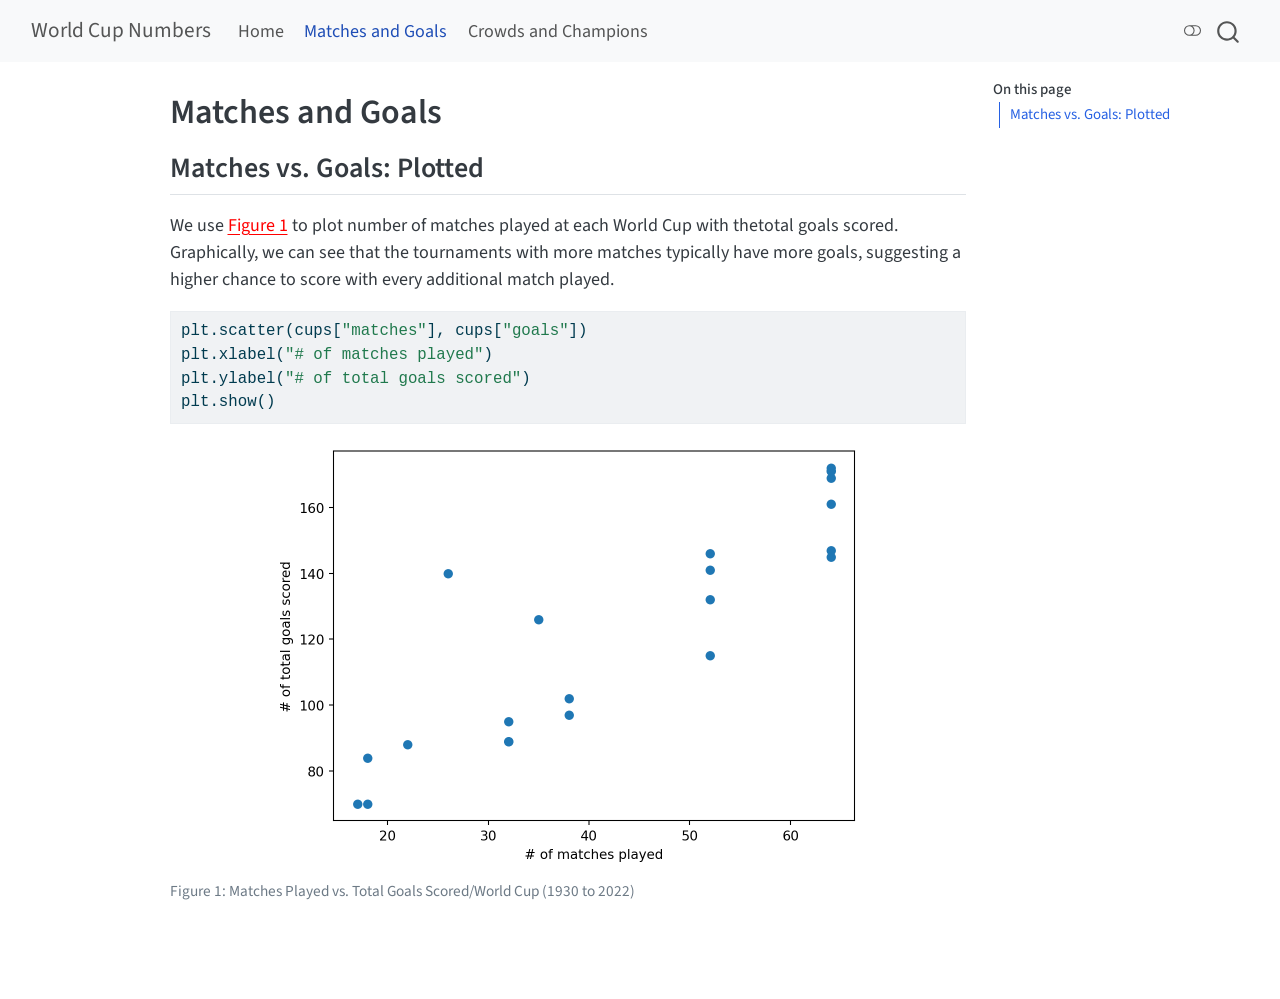
<file: goals.html>
<!DOCTYPE html>
<html xmlns="http://www.w3.org/1999/xhtml" lang="en" xml:lang="en"><head>

<meta charset="utf-8">
<meta name="generator" content="quarto-1.10.19">

<meta name="viewport" content="width=device-width, initial-scale=1.0, user-scalable=yes">


<title>Matches and Goals – World Cup Numbers</title>
<style>
/* Default styles provided by pandoc.
** See https://pandoc.org/MANUAL.html#variables-for-html for config info.
*/
span.smallcaps{font-variant: small-caps;}
div.columns{display: flex; gap: 1.5em;}
div.column{flex: auto;}
@media screen {
div.columns{gap: min(4vw, 1.5em);}
div.column{overflow-x: auto;}
}
div.hanging-indent{margin-left: 1.5em; text-indent: -1.5em;}
ul.task-list{list-style: none;}
ul.task-list li input[type="checkbox"] {
  width: 0.8em;
  margin: 0 0.8em 0.2em -1em; /* quarto-specific, see https://github.com/quarto-dev/quarto-cli/issues/4556 */ 
  vertical-align: middle;
}
/* CSS for syntax highlighting */
html { -webkit-text-size-adjust: 100%; }
pre > code.sourceCode { white-space: pre; position: relative; }
pre > code.sourceCode > span { display: inline-block; line-height: 1.25; }
pre > code.sourceCode > span:empty { height: 1.2em; }
.sourceCode { overflow: visible; }
code.sourceCode > span { color: inherit; text-decoration: inherit; }
div.sourceCode { margin: 1em 0; }
pre.sourceCode { margin: 0; }
@media screen {
div.sourceCode { overflow: auto; }
}
@media print {
pre > code.sourceCode { white-space: pre-wrap; }
pre > code.sourceCode > span { text-indent: -5em; padding-left: 5em; }
}
pre.numberSource code
  { counter-reset: source-line 0; }
pre.numberSource code > span
  { position: relative; left: -4em; counter-increment: source-line; }
pre.numberSource code > span > a:first-child::before
  { content: counter(source-line);
    position: relative; left: -1em; text-align: right; vertical-align: baseline;
    border: none; display: inline-block;
    -webkit-touch-callout: none; -webkit-user-select: none;
    -khtml-user-select: none; -moz-user-select: none;
    -ms-user-select: none; user-select: none;
    padding: 0 4px; width: 4em;
  }
pre.numberSource { margin-left: 3em;  padding-left: 4px; }
div.sourceCode
  {   }
@media screen {
pre > code.sourceCode > span > a:first-child::before { text-decoration: underline; }
}
</style>


<script src="site_libs/quarto-nav/quarto-nav.js"></script>
<script src="site_libs/quarto-nav/headroom.min.js"></script>
<script src="site_libs/clipboard/clipboard.min.js"></script>
<script src="site_libs/quarto-search/autocomplete.umd.js"></script>
<script src="site_libs/quarto-search/fuse.min.js"></script>
<script src="site_libs/quarto-search/quarto-search.js"></script>
<meta name="quarto:offset" content="./">
<script src="site_libs/quarto-html/quarto.js" type="module"></script>
<script src="site_libs/quarto-html/tabsets/tabsets.js" type="module"></script>
<script src="site_libs/quarto-html/popper.min.js"></script>
<script src="site_libs/quarto-html/tippy.umd.min.js"></script>
<script src="site_libs/quarto-html/anchor.min.js"></script>
<link href="site_libs/quarto-html/tippy.css" rel="stylesheet">
<link href="site_libs/quarto-html/quarto-syntax-highlighting-bf27225e3a48a9273f3daa8f8e829971.css" rel="stylesheet" class="quarto-color-scheme" id="quarto-text-highlighting-styles">
<link href="site_libs/quarto-html/quarto-syntax-highlighting-dark-b626d73c4c936ccc3cb08be7d45d1df6.css" rel="stylesheet" class="quarto-color-scheme quarto-color-alternate" id="quarto-text-highlighting-styles">
<link href="site_libs/quarto-html/quarto-syntax-highlighting-bf27225e3a48a9273f3daa8f8e829971.css" rel="stylesheet" class="quarto-color-scheme-extra" id="quarto-text-highlighting-styles">
<script src="site_libs/bootstrap/bootstrap.min.js"></script>
<link href="site_libs/bootstrap/bootstrap-icons.css" rel="stylesheet">
<link href="site_libs/bootstrap/bootstrap-445b8638c3d06994fee0907d791121c4.min.css" rel="stylesheet" append-hash="true" class="quarto-color-scheme" id="quarto-bootstrap" data-mode="light">
<link href="site_libs/bootstrap/bootstrap-dark-df07115ad9f15e2ef3479c789e6873c8.min.css" rel="stylesheet" append-hash="true" class="quarto-color-scheme quarto-color-alternate" id="quarto-bootstrap" data-mode="dark">
<link href="site_libs/bootstrap/bootstrap-445b8638c3d06994fee0907d791121c4.min.css" rel="stylesheet" append-hash="true" class="quarto-color-scheme-extra" id="quarto-bootstrap" data-mode="light">
<script id="quarto-search-options" type="application/json">{
  "location": "navbar",
  "copy-button": false,
  "collapse-after": 3,
  "panel-placement": "end",
  "type": "overlay",
  "limit": 50,
  "keyboard-shortcut": [
    "f",
    "/",
    "s"
  ],
  "show-item-context": false,
  "language": {
    "search-no-results-text": "No results",
    "search-matching-documents-text": "matching documents",
    "search-copy-link-title": "Copy link to search",
    "search-hide-matches-text": "Hide additional matches",
    "search-more-match-text": "more match in this document",
    "search-more-matches-text": "more matches in this document",
    "search-clear-button-title": "Clear",
    "search-text-placeholder": "",
    "search-detached-cancel-button-title": "Cancel",
    "search-submit-button-title": "Submit",
    "search-label": "Search"
  }
}</script>


<link rel="stylesheet" href="styles.css">
</head>

<body class="nav-fixed quarto-light"><script id="quarto-html-before-body" type="application/javascript">
    const toggleBodyColorMode = (bsSheetEl) => {
      const mode = bsSheetEl.getAttribute("data-mode");
      const bodyEl = window.document.querySelector("body");
      if (mode === "dark") {
        bodyEl.classList.add("quarto-dark");
        bodyEl.classList.remove("quarto-light");
      } else {
        bodyEl.classList.add("quarto-light");
        bodyEl.classList.remove("quarto-dark");
      }
    }
    const toggleBodyColorPrimary = () => {
      const bsSheetEl = window.document.querySelector("link#quarto-bootstrap:not([rel=disabled-stylesheet])");
      if (bsSheetEl) {
        toggleBodyColorMode(bsSheetEl);
      }
    }
    const setColorSchemeToggle = (alternate) => {
      const toggles = window.document.querySelectorAll('.quarto-color-scheme-toggle');
      for (let i=0; i < toggles.length; i++) {
        const toggle = toggles[i];
        if (toggle) {
          if (alternate) {
            toggle.classList.add("alternate");
          } else {
            toggle.classList.remove("alternate");
          }
        }
      }
    };
    const toggleColorMode = (alternate) => {
      // Switch the stylesheets
      const primaryStylesheets = window.document.querySelectorAll('link.quarto-color-scheme:not(.quarto-color-alternate)');
      const alternateStylesheets = window.document.querySelectorAll('link.quarto-color-scheme.quarto-color-alternate');
      manageTransitions('#quarto-margin-sidebar .nav-link', false);
      if (alternate) {
        // note: dark is layered on light, we don't disable primary!
        enableStylesheet(alternateStylesheets);
        for (const sheetNode of alternateStylesheets) {
          if (sheetNode.id === "quarto-bootstrap") {
            toggleBodyColorMode(sheetNode);
          }
        }
      } else {
        disableStylesheet(alternateStylesheets);
        enableStylesheet(primaryStylesheets)
        toggleBodyColorPrimary();
      }
      manageTransitions('#quarto-margin-sidebar .nav-link', true);
      // Switch the toggles
      setColorSchemeToggle(alternate)
      // Hack to workaround the fact that safari doesn't
      // properly recolor the scrollbar when toggling (#1455)
      if (navigator.userAgent.indexOf('Safari') > 0 && navigator.userAgent.indexOf('Chrome') == -1) {
        manageTransitions("body", false);
        window.scrollTo(0, 1);
        setTimeout(() => {
          window.scrollTo(0, 0);
          manageTransitions("body", true);
        }, 40);
      }
    }
    const disableStylesheet = (stylesheets) => {
      for (let i=0; i < stylesheets.length; i++) {
        const stylesheet = stylesheets[i];
        stylesheet.rel = 'disabled-stylesheet';
      }
    }
    const enableStylesheet = (stylesheets) => {
      for (let i=0; i < stylesheets.length; i++) {
        const stylesheet = stylesheets[i];
        if(stylesheet.rel !== 'stylesheet') { // for Chrome, which will still FOUC without this check
          stylesheet.rel = 'stylesheet';
        }
      }
    }
    const manageTransitions = (selector, allowTransitions) => {
      const els = window.document.querySelectorAll(selector);
      for (let i=0; i < els.length; i++) {
        const el = els[i];
        if (allowTransitions) {
          el.classList.remove('notransition');
        } else {
          el.classList.add('notransition');
        }
      }
    }
    const isFileUrl = () => {
      return window.location.protocol === 'file:';
    }
    const hasAlternateSentinel = () => {
      let styleSentinel = getColorSchemeSentinel();
      if (styleSentinel !== null) {
        return styleSentinel === "alternate";
      } else {
        return false;
      }
    }
    const setStyleSentinel = (alternate) => {
      const value = alternate ? "alternate" : "default";
      if (!isFileUrl()) {
        window.localStorage.setItem("quarto-color-scheme", value);
      } else {
        localAlternateSentinel = value;
      }
    }
    const getColorSchemeSentinel = () => {
      if (!isFileUrl()) {
        const storageValue = window.localStorage.getItem("quarto-color-scheme");
        return storageValue != null ? storageValue : localAlternateSentinel;
      } else {
        return localAlternateSentinel;
      }
    }
    const toggleGiscusIfUsed = (isAlternate, darkModeDefault) => {
      const baseTheme = document.querySelector('#giscus-base-theme')?.value ?? 'light';
      const alternateTheme = document.querySelector('#giscus-alt-theme')?.value ?? 'dark';
      let newTheme = '';
      if(authorPrefersDark) {
        newTheme = isAlternate ? baseTheme : alternateTheme;
      } else {
        newTheme = isAlternate ? alternateTheme : baseTheme;
      }
      const changeGiscusTheme = () => {
        // From: https://github.com/giscus/giscus/issues/336
        const sendMessage = (message) => {
          const iframe = document.querySelector('iframe.giscus-frame');
          if (!iframe) return;
          iframe.contentWindow.postMessage({ giscus: message }, 'https://giscus.app');
        }
        sendMessage({
          setConfig: {
            theme: newTheme
          }
        });
      }
      const isGiscussLoaded = window.document.querySelector('iframe.giscus-frame') !== null;
      if (isGiscussLoaded) {
        changeGiscusTheme();
      }
    };
    const authorPrefersDark = false;
    const darkModeDefault = authorPrefersDark;
      document.querySelector('link#quarto-text-highlighting-styles.quarto-color-scheme-extra').rel = 'disabled-stylesheet';
      document.querySelector('link#quarto-bootstrap.quarto-color-scheme-extra').rel = 'disabled-stylesheet';
    let localAlternateSentinel = darkModeDefault ? 'alternate' : 'default';
    // Dark / light mode switch
    window.quartoToggleColorScheme = () => {
      // Read the current dark / light value
      let toAlternate = !hasAlternateSentinel();
      toggleColorMode(toAlternate);
      setStyleSentinel(toAlternate);
      toggleGiscusIfUsed(toAlternate, darkModeDefault);
      window.dispatchEvent(new Event('resize'));
    };
    // Switch to dark mode if need be
    if (hasAlternateSentinel()) {
      toggleColorMode(true);
    } else {
      toggleColorMode(false);
    }
  </script>

<div id="quarto-search-results"></div>
  <header id="quarto-header" class="headroom fixed-top">
    <nav class="navbar navbar-expand-lg " data-bs-theme="dark">
      <div class="navbar-container container-fluid">
      <div class="navbar-brand-container mx-auto">
    <a class="navbar-brand" href="./index.html">
    <span class="navbar-title">World Cup Numbers</span>
    </a>
  </div>
            <div id="quarto-search" class="" title="Search"></div>
          <button class="navbar-toggler" type="button" data-bs-toggle="collapse" data-bs-target="#navbarCollapse" aria-controls="navbarCollapse" role="menu" aria-expanded="false" aria-label="Toggle navigation" onclick="if (window.quartoToggleHeadroom) { window.quartoToggleHeadroom(); }">
  <span class="navbar-toggler-icon"></span>
</button>
          <div class="collapse navbar-collapse" id="navbarCollapse">
            <ul class="navbar-nav navbar-nav-scroll me-auto">
  <li class="nav-item">
    <a class="nav-link" href="./index.html"> 
<span class="menu-text">Home</span></a>
  </li>  
  <li class="nav-item">
    <a class="nav-link active" href="./goals.html" aria-current="page"> 
<span class="menu-text">Matches and Goals</span></a>
  </li>  
  <li class="nav-item">
    <a class="nav-link" href="./crowds.html"> 
<span class="menu-text">Crowds and Champions</span></a>
  </li>  
</ul>
          </div> <!-- /navcollapse -->
            <div class="quarto-navbar-tools">
  <a href="" class="quarto-color-scheme-toggle quarto-navigation-tool  px-1" onclick="window.quartoToggleColorScheme(); return false;" title="Toggle dark mode"><i class="bi"></i></a>
</div>
      </div> <!-- /container-fluid -->
    </nav>
</header>
<!-- content -->
<div id="quarto-content" class="quarto-container page-columns page-rows-contents page-layout-article page-navbar">
<!-- sidebar -->
<!-- margin-sidebar -->
    <div id="quarto-margin-sidebar" class="sidebar margin-sidebar">
        <nav id="TOC" role="doc-toc" class="toc-active">
    <h2 id="toc-title">On this page</h2>
   
  <ul>
  <li><a href="#matches-vs.-goals-plotted" id="toc-matches-vs.-goals-plotted" class="nav-link active" data-scroll-target="#matches-vs.-goals-plotted">Matches vs.&nbsp;Goals: Plotted</a></li>
  </ul>
</nav>
    </div>
<!-- main -->
<main class="content" id="quarto-document-content">


<header id="title-block-header" class="quarto-title-block default">
<div class="quarto-title">
<h1 class="title">Matches and Goals</h1>
</div>



<div class="quarto-title-meta">

    
  
    
  </div>
  


</header>


<section id="matches-vs.-goals-plotted" class="level2">
<h2 class="anchored" data-anchor-id="matches-vs.-goals-plotted">Matches vs.&nbsp;Goals: Plotted</h2>
<p>We use <a href="#fig-matches-goals-plotted" class="quarto-xref">Figure&nbsp;1</a> to plot number of matches played at each World Cup with thetotal goals scored. Graphically, we can see that the tournaments with more matches typically have more goals, suggesting a higher chance to score with every additional match played.</p>
<div id="cell-fig-matches-goals-plotted" class="cell" data-execution_count="2">
<div class="code-copy-outer-scaffold"><div class="sourceCode cell-code" id="cb1"><pre class="sourceCode python code-with-copy"><code class="sourceCode python"><span id="cb1-1"><a href="#cb1-1" aria-hidden="true" tabindex="-1"></a>plt.scatter(cups[<span class="st">"matches"</span>], cups[<span class="st">"goals"</span>])</span>
<span id="cb1-2"><a href="#cb1-2" aria-hidden="true" tabindex="-1"></a>plt.xlabel(<span class="st">"# of matches played"</span>)</span>
<span id="cb1-3"><a href="#cb1-3" aria-hidden="true" tabindex="-1"></a>plt.ylabel(<span class="st">"# of total goals scored"</span>)</span>
<span id="cb1-4"><a href="#cb1-4" aria-hidden="true" tabindex="-1"></a>plt.show()</span></code></pre></div><button title="Copy to Clipboard" class="code-copy-button"><i class="bi"></i></button></div>
<div class="cell-output cell-output-display">
<div id="fig-matches-goals-plotted" class="quarto-float quarto-figure quarto-figure-center anchored">
<figure class="quarto-float quarto-float-fig figure">
<div aria-describedby="fig-matches-goals-plotted-caption-0ceaefa1-69ba-4598-a22c-09a6ac19f8ca">
<img src="goals_files/figure-html/fig-matches-goals-plotted-output-1.png" width="593" height="429" class="figure-img">
</div>
<figcaption class="quarto-float-caption-bottom quarto-float-caption quarto-float-fig" id="fig-matches-goals-plotted-caption-0ceaefa1-69ba-4598-a22c-09a6ac19f8ca">
Figure&nbsp;1: Matches Played vs.&nbsp;Total Goals Scored/World Cup (1930 to 2022)
</figcaption>
</figure>
</div>
</div>
</div>


</section>

</main> <!-- /main -->
<script id="quarto-html-after-body" type="application/javascript">
  window.document.addEventListener("DOMContentLoaded", function (event) {
    // Ensure there is a toggle, if there isn't float one in the top right
    if (window.document.querySelector('.quarto-color-scheme-toggle') === null) {
      const a = window.document.createElement('a');
      a.classList.add('top-right');
      a.classList.add('quarto-color-scheme-toggle');
      a.href = "";
      a.onclick = function() { try { window.quartoToggleColorScheme(); } catch {} return false; };
      const i = window.document.createElement("i");
      i.classList.add('bi');
      a.appendChild(i);
      window.document.body.appendChild(a);
    }
    setColorSchemeToggle(hasAlternateSentinel())
    const icon = "";
    const anchorJS = new window.AnchorJS();
    anchorJS.options = {
      placement: 'right',
      icon: icon
    };
    anchorJS.add('.anchored');
    const isCodeAnnotation = (el) => {
      for (const clz of el.classList) {
        if (clz.startsWith('code-annotation-')) {                     
          return true;
        }
      }
      return false;
    }
    const onCopySuccess = function(e) {
      // button target
      const button = e.trigger;
      // don't keep focus
      button.blur();
      // flash "checked"
      button.classList.add('code-copy-button-checked');
      var currentTitle = button.getAttribute("title");
      button.setAttribute("title", "Copied!");
      let tooltip;
      if (window.bootstrap) {
        button.setAttribute("data-bs-toggle", "tooltip");
        button.setAttribute("data-bs-placement", "left");
        button.setAttribute("data-bs-title", "Copied!");
        tooltip = new bootstrap.Tooltip(button, 
          { trigger: "manual", 
            customClass: "code-copy-button-tooltip",
            offset: [0, -8]});
        tooltip.show();    
      }
      setTimeout(function() {
        if (tooltip) {
          tooltip.hide();
          button.removeAttribute("data-bs-title");
          button.removeAttribute("data-bs-toggle");
          button.removeAttribute("data-bs-placement");
        }
        button.setAttribute("title", currentTitle);
        button.classList.remove('code-copy-button-checked');
      }, 1000);
      // clear code selection
      e.clearSelection();
    }
    const getTextToCopy = function(trigger) {
      const outerScaffold = trigger.parentElement.cloneNode(true);
      const codeEl = outerScaffold.querySelector('code');
      for (const childEl of codeEl.children) {
        if (isCodeAnnotation(childEl)) {
          childEl.remove();
        }
      }
      return codeEl.innerText;
    }
    const clipboard = new window.ClipboardJS('.code-copy-button:not([data-in-quarto-modal])', {
      text: getTextToCopy
    });
    clipboard.on('success', onCopySuccess);
    if (window.document.getElementById('quarto-embedded-source-code-modal')) {
      const clipboardModal = new window.ClipboardJS('.code-copy-button[data-in-quarto-modal]', {
        text: getTextToCopy,
        container: window.document.getElementById('quarto-embedded-source-code-modal')
      });
      clipboardModal.on('success', onCopySuccess);
    }
      var localhostRegex = new RegExp(/^(?:http|https):\/\/localhost\:?[0-9]*\//);
      var mailtoRegex = new RegExp(/^mailto:/);
        var filterRegex = new RegExp("https:\/\/James-04-12\.github\.io\/datasci350-quiz02-james\/");
      var isInternal = (href) => {
          return filterRegex.test(href) || localhostRegex.test(href) || mailtoRegex.test(href);
      }
      // Inspect non-navigation links and adorn them if external
     var links = window.document.querySelectorAll('a[href]:not(.nav-link):not(.navbar-brand):not(.toc-action):not(.sidebar-link):not(.sidebar-item-toggle):not(.pagination-link):not(.no-external):not([aria-hidden]):not(.dropdown-item):not(.quarto-navigation-tool):not(.about-link)');
      for (var i=0; i<links.length; i++) {
        const link = links[i];
        if (!isInternal(link.href)) {
          // undo the damage that might have been done by quarto-nav.js in the case of
          // links that we want to consider external
          if (link.dataset.originalHref !== undefined) {
            link.href = link.dataset.originalHref;
          }
        }
      }
    function tippyHover(el, contentFn, onTriggerFn, onUntriggerFn) {
      const config = {
        allowHTML: true,
        maxWidth: 500,
        delay: 100,
        arrow: false,
        appendTo: function(el) {
            return el.parentElement;
        },
        interactive: true,
        interactiveBorder: 10,
        theme: 'quarto',
        placement: 'bottom-start',
      };
      if (contentFn) {
        config.content = contentFn;
      }
      if (onTriggerFn) {
        config.onTrigger = onTriggerFn;
      }
      if (onUntriggerFn) {
        config.onUntrigger = onUntriggerFn;
      }
      window.tippy(el, config); 
    }
    const noterefs = window.document.querySelectorAll('a[role="doc-noteref"]');
    for (var i=0; i<noterefs.length; i++) {
      const ref = noterefs[i];
      tippyHover(ref, function() {
        // use id or data attribute instead here
        let href = ref.getAttribute('data-footnote-href') || ref.getAttribute('href');
        try { href = new URL(href).hash; } catch {}
        const id = href.replace(/^#\/?/, "");
        const note = window.document.getElementById(id);
        if (note) {
          return note.innerHTML;
        } else {
          return "";
        }
      });
    }
    const xrefs = window.document.querySelectorAll('a.quarto-xref');
    const processXRef = (id, note) => {
      // Strip column container classes
      const stripColumnClz = (el) => {
        el.classList.remove("page-full", "page-columns");
        if (el.children) {
          for (const child of el.children) {
            stripColumnClz(child);
          }
        }
      }
      stripColumnClz(note)
      if (id === null || id.startsWith('sec-')) {
        // Special case sections, only their first couple elements
        const container = document.createElement("div");
        if (note.children && note.children.length > 2) {
          container.appendChild(note.children[0].cloneNode(true));
          for (let i = 1; i < note.children.length; i++) {
            const child = note.children[i];
            if (child.tagName === "P" && child.innerText === "") {
              continue;
            } else {
              container.appendChild(child.cloneNode(true));
              break;
            }
          }
          if (window.Quarto?.typesetMath) {
            window.Quarto.typesetMath(container);
          }
          return container.innerHTML
        } else {
          if (window.Quarto?.typesetMath) {
            window.Quarto.typesetMath(note);
          }
          return note.innerHTML;
        }
      } else {
        // Remove any anchor links if they are present
        const anchorLink = note.querySelector('a.anchorjs-link');
        if (anchorLink) {
          anchorLink.remove();
        }
        if (window.Quarto?.typesetMath) {
          window.Quarto.typesetMath(note);
        }
        if (note.classList.contains("callout")) {
          return note.outerHTML;
        } else {
          return note.innerHTML;
        }
      }
    }
    for (var i=0; i<xrefs.length; i++) {
      const xref = xrefs[i];
      tippyHover(xref, undefined, function(instance) {
        instance.disable();
        let url = xref.getAttribute('href');
        let hash = undefined; 
        if (url.startsWith('#')) {
          hash = url;
        } else {
          try { hash = new URL(url).hash; } catch {}
        }
        if (hash) {
          const id = hash.replace(/^#\/?/, "");
          const note = window.document.getElementById(id);
          if (note !== null) {
            try {
              const html = processXRef(id, note.cloneNode(true));
              instance.setContent(html);
            } finally {
              instance.enable();
              instance.show();
            }
          } else {
            // See if we can fetch this
            fetch(url.split('#')[0])
            .then(res => res.text())
            .then(html => {
              const parser = new DOMParser();
              const htmlDoc = parser.parseFromString(html, "text/html");
              const note = htmlDoc.getElementById(id);
              if (note !== null) {
                const html = processXRef(id, note);
                instance.setContent(html);
              } 
            }).finally(() => {
              instance.enable();
              instance.show();
            });
          }
        } else {
          // See if we can fetch a full url (with no hash to target)
          // This is a special case and we should probably do some content thinning / targeting
          fetch(url)
          .then(res => res.text())
          .then(html => {
            const parser = new DOMParser();
            const htmlDoc = parser.parseFromString(html, "text/html");
            const note = htmlDoc.querySelector('main.content');
            if (note !== null) {
              // This should only happen for chapter cross references
              // (since there is no id in the URL)
              // remove the first header
              if (note.children.length > 0 && note.children[0].tagName === "HEADER") {
                note.children[0].remove();
              }
              const html = processXRef(null, note);
              instance.setContent(html);
            } 
          }).finally(() => {
            instance.enable();
            instance.show();
          });
        }
      }, function(instance) {
      });
    }
        let selectedAnnoteEl;
        const selectorForAnnotation = ( cell, annotation) => {
          let cellAttr = 'data-code-cell="' + cell + '"';
          let lineAttr = 'data-code-annotation="' +  annotation + '"';
          const selector = 'span[' + cellAttr + '][' + lineAttr + ']';
          return selector;
        }
        const selectCodeLines = (annoteEl) => {
          const doc = window.document;
          const targetCell = annoteEl.getAttribute("data-target-cell");
          const targetAnnotation = annoteEl.getAttribute("data-target-annotation");
          const annoteSpan = window.document.querySelector(selectorForAnnotation(targetCell, targetAnnotation));
          const lines = annoteSpan.getAttribute("data-code-lines").split(",");
          const lineIds = lines.map((line) => {
            return targetCell + "-" + line;
          })
          let top = null;
          let height = null;
          let parent = null;
          if (lineIds.length > 0) {
              //compute the position of the single el (top and bottom and make a div)
              const el = window.document.getElementById(lineIds[0]);
              top = el.offsetTop;
              height = el.offsetHeight;
              parent = el.parentElement.parentElement;
            if (lineIds.length > 1) {
              const lastEl = window.document.getElementById(lineIds[lineIds.length - 1]);
              const bottom = lastEl.offsetTop + lastEl.offsetHeight;
              height = bottom - top;
            }
            if (top !== null && height !== null && parent !== null) {
              // cook up a div (if necessary) and position it 
              let div = window.document.getElementById("code-annotation-line-highlight");
              if (div === null) {
                div = window.document.createElement("div");
                div.setAttribute("id", "code-annotation-line-highlight");
                div.style.position = 'absolute';
                parent.appendChild(div);
              }
              div.style.top = top - 2 + "px";
              div.style.height = height + 4 + "px";
              div.style.left = 0;
              let gutterDiv = window.document.getElementById("code-annotation-line-highlight-gutter");
              if (gutterDiv === null) {
                gutterDiv = window.document.createElement("div");
                gutterDiv.setAttribute("id", "code-annotation-line-highlight-gutter");
                gutterDiv.style.position = 'absolute';
                const codeCell = window.document.getElementById(targetCell);
                const gutter = codeCell.querySelector('.code-annotation-gutter');
                gutter.appendChild(gutterDiv);
              }
              gutterDiv.style.top = top - 2 + "px";
              gutterDiv.style.height = height + 4 + "px";
            }
            selectedAnnoteEl = annoteEl;
          }
        };
        const unselectCodeLines = () => {
          const elementsIds = ["code-annotation-line-highlight", "code-annotation-line-highlight-gutter"];
          elementsIds.forEach((elId) => {
            const div = window.document.getElementById(elId);
            if (div) {
              div.remove();
            }
          });
          selectedAnnoteEl = undefined;
        };
          // Handle positioning of the toggle
      window.addEventListener(
        "resize",
        throttle(() => {
          elRect = undefined;
          if (selectedAnnoteEl) {
            selectCodeLines(selectedAnnoteEl);
          }
        }, 10)
      );
      function throttle(fn, ms) {
      let throttle = false;
      let timer;
        return (...args) => {
          if(!throttle) { // first call gets through
              fn.apply(this, args);
              throttle = true;
          } else { // all the others get throttled
              if(timer) clearTimeout(timer); // cancel #2
              timer = setTimeout(() => {
                fn.apply(this, args);
                timer = throttle = false;
              }, ms);
          }
        };
      }
        // Attach click handler to the DT
        const annoteDls = window.document.querySelectorAll('dt[data-target-cell]');
        for (const annoteDlNode of annoteDls) {
          annoteDlNode.addEventListener('click', (event) => {
            const clickedEl = event.target;
            if (clickedEl !== selectedAnnoteEl) {
              unselectCodeLines();
              const activeEl = window.document.querySelector('dt[data-target-cell].code-annotation-active');
              if (activeEl) {
                activeEl.classList.remove('code-annotation-active');
              }
              selectCodeLines(clickedEl);
              clickedEl.classList.add('code-annotation-active');
            } else {
              // Unselect the line
              unselectCodeLines();
              clickedEl.classList.remove('code-annotation-active');
            }
          });
        }
    const findCites = (el) => {
      const parentEl = el.parentElement;
      if (parentEl) {
        const cites = parentEl.dataset.cites;
        if (cites) {
          return {
            el,
            cites: cites.split(' ')
          };
        } else {
          return findCites(el.parentElement)
        }
      } else {
        return undefined;
      }
    };
    var bibliorefs = window.document.querySelectorAll('a[role="doc-biblioref"]');
    for (var i=0; i<bibliorefs.length; i++) {
      const ref = bibliorefs[i];
      const citeInfo = findCites(ref);
      if (citeInfo) {
        tippyHover(citeInfo.el, function() {
          var popup = window.document.createElement('div');
          citeInfo.cites.forEach(function(cite) {
            var citeDiv = window.document.createElement('div');
            citeDiv.classList.add('hanging-indent');
            citeDiv.classList.add('csl-entry');
            var biblioDiv = window.document.getElementById('ref-' + cite);
            if (biblioDiv) {
              citeDiv.innerHTML = biblioDiv.innerHTML;
            }
            popup.appendChild(citeDiv);
          });
          return popup.innerHTML;
        });
      }
    }
  });
  </script>
</div> <!-- /content -->




</body></html>
</file>
<file: site_libs/quarto-html/tippy.css>
.tippy-box[data-animation=fade][data-state=hidden]{opacity:0}[data-tippy-root]{max-width:calc(100vw - 10px)}.tippy-box{position:relative;background-color:#333;color:#fff;border-radius:4px;font-size:14px;line-height:1.4;white-space:normal;outline:0;transition-property:transform,visibility,opacity}.tippy-box[data-placement^=top]>.tippy-arrow{bottom:0}.tippy-box[data-placement^=top]>.tippy-arrow:before{bottom:-7px;left:0;border-width:8px 8px 0;border-top-color:initial;transform-origin:center top}.tippy-box[data-placement^=bottom]>.tippy-arrow{top:0}.tippy-box[data-placement^=bottom]>.tippy-arrow:before{top:-7px;left:0;border-width:0 8px 8px;border-bottom-color:initial;transform-origin:center bottom}.tippy-box[data-placement^=left]>.tippy-arrow{right:0}.tippy-box[data-placement^=left]>.tippy-arrow:before{border-width:8px 0 8px 8px;border-left-color:initial;right:-7px;transform-origin:center left}.tippy-box[data-placement^=right]>.tippy-arrow{left:0}.tippy-box[data-placement^=right]>.tippy-arrow:before{left:-7px;border-width:8px 8px 8px 0;border-right-color:initial;transform-origin:center right}.tippy-box[data-inertia][data-state=visible]{transition-timing-function:cubic-bezier(.54,1.5,.38,1.11)}.tippy-arrow{width:16px;height:16px;color:#333}.tippy-arrow:before{content:"";position:absolute;border-color:transparent;border-style:solid}.tippy-content{position:relative;padding:5px 9px;z-index:1}
</file>
<file: site_libs/quarto-html/quarto-syntax-highlighting-bf27225e3a48a9273f3daa8f8e829971.css>
/* quarto syntax highlight colors */
:root {
  --quarto-hl-ot-color: #003B4F;
  --quarto-hl-at-color: #657422;
  --quarto-hl-ss-color: #20794D;
  --quarto-hl-an-color: #5E5E5E;
  --quarto-hl-fu-color: #4758AB;
  --quarto-hl-st-color: #20794D;
  --quarto-hl-cf-color: #003B4F;
  --quarto-hl-op-color: #5E5E5E;
  --quarto-hl-er-color: #AD0000;
  --quarto-hl-bn-color: #AD0000;
  --quarto-hl-al-color: #AD0000;
  --quarto-hl-va-color: #111111;
  --quarto-hl-bu-color: inherit;
  --quarto-hl-ex-color: inherit;
  --quarto-hl-pp-color: #AD0000;
  --quarto-hl-in-color: #5E5E5E;
  --quarto-hl-vs-color: #20794D;
  --quarto-hl-wa-color: #5E5E5E;
  --quarto-hl-do-color: #5E5E5E;
  --quarto-hl-im-color: #00769E;
  --quarto-hl-ch-color: #20794D;
  --quarto-hl-dt-color: #AD0000;
  --quarto-hl-fl-color: #AD0000;
  --quarto-hl-co-color: #5E5E5E;
  --quarto-hl-cv-color: #5E5E5E;
  --quarto-hl-cn-color: #8f5902;
  --quarto-hl-sc-color: #5E5E5E;
  --quarto-hl-dv-color: #AD0000;
  --quarto-hl-kw-color: #003B4F;
}

/* other quarto variables */
:root {
  --quarto-font-monospace: SFMono-Regular, Menlo, Monaco, Consolas, "Liberation Mono", "Courier New", monospace;
}

/* syntax highlight based on Pandoc's rules */
pre > code.sourceCode > span {
  color: #003B4F;
}

code.sourceCode > span {
  color: #003B4F;
}

div.sourceCode,
div.sourceCode pre.sourceCode {
  color: #003B4F;
}

/* Normal */
code span {
  color: #003B4F;
}

/* Alert */
code span.al {
  color: #AD0000;
  font-style: inherit;
}

/* Annotation */
code span.an {
  color: #5E5E5E;
  font-style: inherit;
}

/* Attribute */
code span.at {
  color: #657422;
  font-style: inherit;
}

/* BaseN */
code span.bn {
  color: #AD0000;
  font-style: inherit;
}

/* BuiltIn */
code span.bu {
  font-style: inherit;
}

/* ControlFlow */
code span.cf {
  color: #003B4F;
  font-weight: bold;
  font-style: inherit;
}

/* Char */
code span.ch {
  color: #20794D;
  font-style: inherit;
}

/* Constant */
code span.cn {
  color: #8f5902;
  font-style: inherit;
}

/* Comment */
code span.co {
  color: #5E5E5E;
  font-style: inherit;
}

/* CommentVar */
code span.cv {
  color: #5E5E5E;
  font-style: italic;
}

/* Documentation */
code span.do {
  color: #5E5E5E;
  font-style: italic;
}

/* DataType */
code span.dt {
  color: #AD0000;
  font-style: inherit;
}

/* DecVal */
code span.dv {
  color: #AD0000;
  font-style: inherit;
}

/* Error */
code span.er {
  color: #AD0000;
  font-style: inherit;
}

/* Extension */
code span.ex {
  font-style: inherit;
}

/* Float */
code span.fl {
  color: #AD0000;
  font-style: inherit;
}

/* Function */
code span.fu {
  color: #4758AB;
  font-style: inherit;
}

/* Import */
code span.im {
  color: #00769E;
  font-style: inherit;
}

/* Information */
code span.in {
  color: #5E5E5E;
  font-style: inherit;
}

/* Keyword */
code span.kw {
  color: #003B4F;
  font-weight: bold;
  font-style: inherit;
}

/* Operator */
code span.op {
  color: #5E5E5E;
  font-style: inherit;
}

/* Other */
code span.ot {
  color: #003B4F;
  font-style: inherit;
}

/* Preprocessor */
code span.pp {
  color: #AD0000;
  font-style: inherit;
}

/* SpecialChar */
code span.sc {
  color: #5E5E5E;
  font-style: inherit;
}

/* SpecialString */
code span.ss {
  color: #20794D;
  font-style: inherit;
}

/* String */
code span.st {
  color: #20794D;
  font-style: inherit;
}

/* Variable */
code span.va {
  color: #111111;
  font-style: inherit;
}

/* VerbatimString */
code span.vs {
  color: #20794D;
  font-style: inherit;
}

/* Warning */
code span.wa {
  color: #5E5E5E;
  font-style: italic;
}

.prevent-inlining {
  content: "</";
}

/*# sourceMappingURL=8be38f48d34c45af72792cbd699585e7.css.map */
</file>
<file: site_libs/quarto-html/quarto-syntax-highlighting-dark-b626d73c4c936ccc3cb08be7d45d1df6.css>
/* quarto syntax highlight colors */
:root {
  --quarto-hl-al-color: #f07178;
  --quarto-hl-an-color: #d4d0ab;
  --quarto-hl-at-color: #00e0e0;
  --quarto-hl-bn-color: #d4d0ab;
  --quarto-hl-bu-color: #abe338;
  --quarto-hl-ch-color: #abe338;
  --quarto-hl-co-color: #f8f8f2;
  --quarto-hl-cv-color: #ffd700;
  --quarto-hl-cn-color: #ffd700;
  --quarto-hl-cf-color: #ffa07a;
  --quarto-hl-dt-color: #ffa07a;
  --quarto-hl-dv-color: #d4d0ab;
  --quarto-hl-do-color: #f8f8f2;
  --quarto-hl-er-color: #f07178;
  --quarto-hl-ex-color: #00e0e0;
  --quarto-hl-fl-color: #d4d0ab;
  --quarto-hl-fu-color: #ffa07a;
  --quarto-hl-im-color: #abe338;
  --quarto-hl-in-color: #d4d0ab;
  --quarto-hl-kw-color: #ffa07a;
  --quarto-hl-op-color: #ffa07a;
  --quarto-hl-ot-color: #00e0e0;
  --quarto-hl-pp-color: #dcc6e0;
  --quarto-hl-re-color: #00e0e0;
  --quarto-hl-sc-color: #abe338;
  --quarto-hl-ss-color: #abe338;
  --quarto-hl-st-color: #abe338;
  --quarto-hl-va-color: #00e0e0;
  --quarto-hl-vs-color: #abe338;
  --quarto-hl-wa-color: #dcc6e0;
}

/* other quarto variables */
:root {
  --quarto-font-monospace: SFMono-Regular, Menlo, Monaco, Consolas, "Liberation Mono", "Courier New", monospace;
}

/* syntax highlight based on Pandoc's rules */
pre > code.sourceCode > span {
  color: #f8f8f2;
}

code.sourceCode > span {
  color: #f8f8f2;
}

div.sourceCode,
div.sourceCode pre.sourceCode {
  color: #f8f8f2;
}

/* Normal */
code span {
  color: #f8f8f2;
}

/* Alert */
code span.al {
  color: #f07178;
}

/* Annotation */
code span.an {
  color: #d4d0ab;
}

/* Attribute */
code span.at {
  color: #00e0e0;
}

/* BaseN */
code span.bn {
  color: #d4d0ab;
}

/* BuiltIn */
code span.bu {
  color: #abe338;
}

/* ControlFlow */
code span.cf {
  font-weight: bold;
  color: #ffa07a;
}

/* Char */
code span.ch {
  color: #abe338;
}

/* Constant */
code span.cn {
  color: #ffd700;
}

/* Comment */
code span.co {
  font-style: italic;
  color: #f8f8f2;
}

/* CommentVar */
code span.cv {
  color: #ffd700;
}

/* Documentation */
code span.do {
  color: #f8f8f2;
}

/* DataType */
code span.dt {
  color: #ffa07a;
}

/* DecVal */
code span.dv {
  color: #d4d0ab;
}

/* Error */
code span.er {
  color: #f07178;
  text-decoration: underline;
}

/* Extension */
code span.ex {
  font-weight: bold;
  color: #00e0e0;
}

/* Float */
code span.fl {
  color: #d4d0ab;
}

/* Function */
code span.fu {
  color: #ffa07a;
}

/* Import */
code span.im {
  color: #abe338;
}

/* Information */
code span.in {
  color: #d4d0ab;
}

/* Keyword */
code span.kw {
  font-weight: bold;
  color: #ffa07a;
}

/* Operator */
code span.op {
  color: #ffa07a;
}

/* Other */
code span.ot {
  color: #00e0e0;
}

/* Preprocessor */
code span.pp {
  color: #dcc6e0;
}

/* RegionMarker */
code span.re {
  background-color: #f8f8f2;
  color: #00e0e0;
}

/* SpecialChar */
code span.sc {
  color: #abe338;
}

/* SpecialString */
code span.ss {
  color: #abe338;
}

/* String */
code span.st {
  color: #abe338;
}

/* Variable */
code span.va {
  color: #00e0e0;
}

/* VerbatimString */
code span.vs {
  color: #abe338;
}

/* Warning */
code span.wa {
  color: #dcc6e0;
}

.prevent-inlining {
  content: "</";
}

/*# sourceMappingURL=a269c63e8167c3ae395728e86feb0848.css.map */
</file>
<file: styles.css>
/* css styles */

a {
  color: #FF0000;
}

body {
  font-size: 18px;
}
</file>
